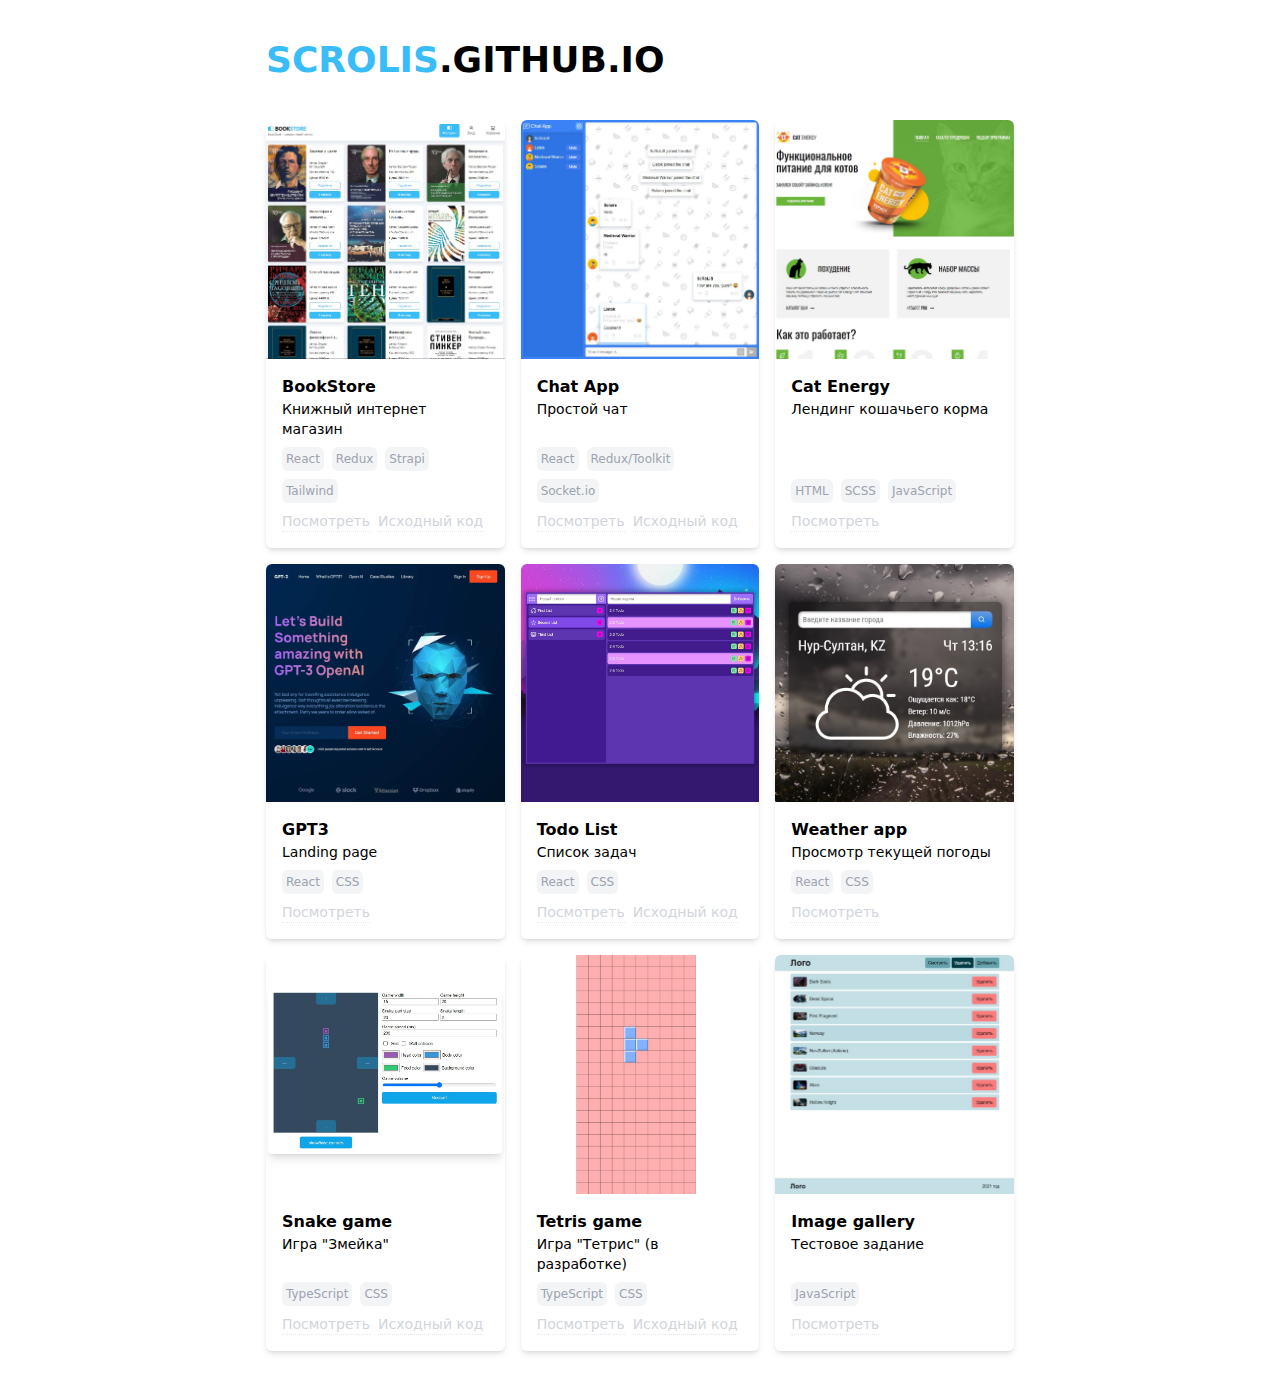
<file: index.html>
<!doctype html>
<html lang="en">

<head>
    <meta charset="utf-8" />
    <link rel="icon" href="favicon.ico" />
    <meta name="viewport" content="width=device-width,initial-scale=1" />
    <meta name="theme-color" content="#000000" />
    <meta name="description" content="scrolis.github.io" />
    <link rel="manifest" href="manifest.json" />
    <title>scrolis.github.io</title>
    <script defer="defer" src="static/js/main.c82a181b.js"></script>
    <link href="static/css/main.72b30447.css" rel="stylesheet">
</head>

<body><noscript>You need to enable JavaScript to run this app.</noscript>
    <div id="root"></div>
</body>

</html>
</file>
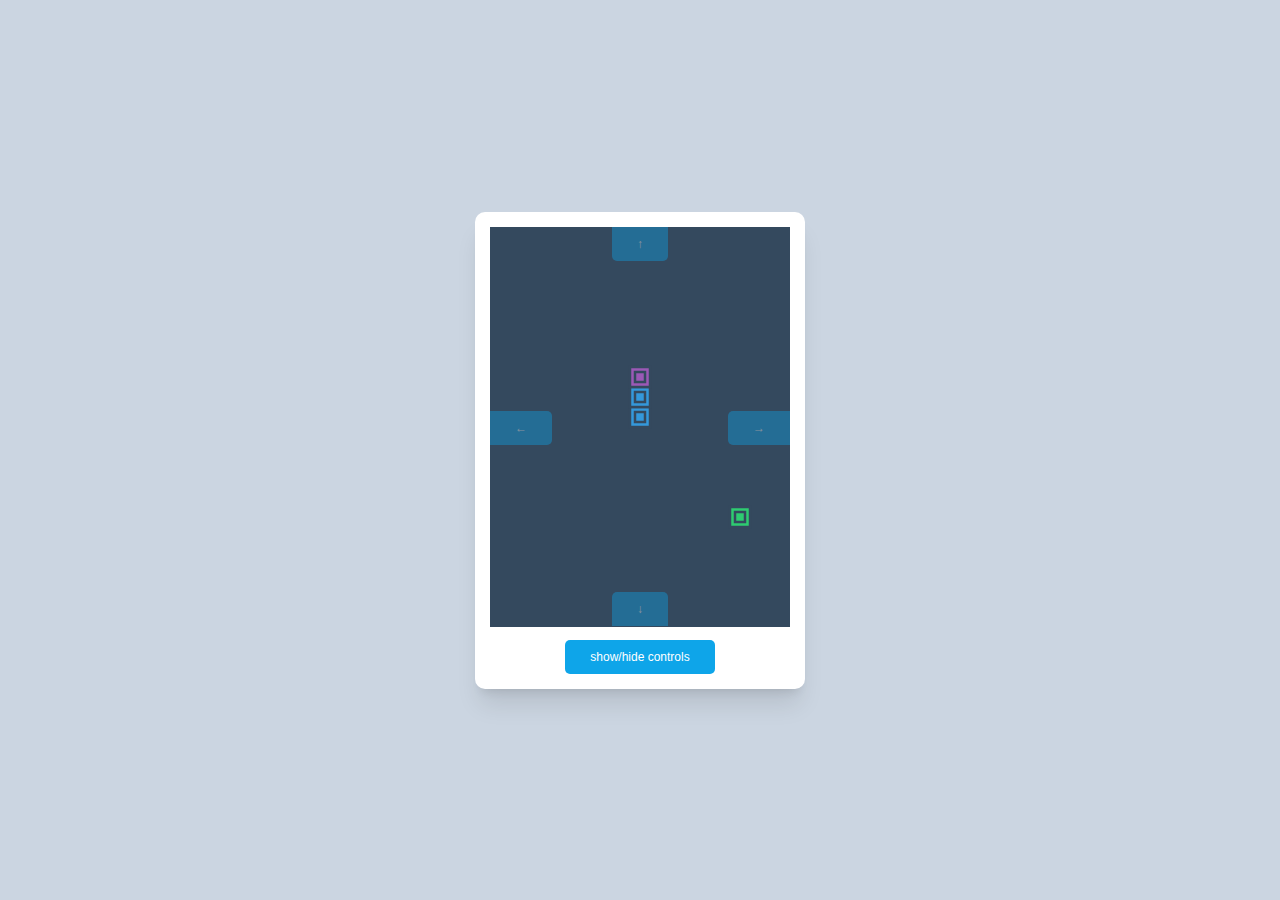
<file: snake-game/index.html>
<!doctype html><html lang="en"><head><meta charset="UTF-8"><meta http-equiv="X-UA-Compatible" content="IE=edge"><meta name="viewport" content="width=device-width,initial-scale=1"><title>Snake-Game</title><script defer="defer" src="bundle.js"></script><link href="bundle.css" rel="stylesheet"></head><body><div class="container"><div class="wrapper"><div class="wrapper__canvas"><canvas id="canvas"></canvas><button class="button button--game button--up">↑</button> <button class="button button--game button--down">↓</button> <button class="button button--game button--left">←</button> <button class="button button--game button--right">→</button></div><button id="show-controls" class="button">show/hide controls</button></div><form id="config" class="control hide"><div class="control__row"><div class="control__wrapper"><label for="width">Game width</label> <input value="15" name="width" type="number"/></div><div class="control__wrapper"><label for="height">Game height</label> <input value="20" name="height" type="number"/></div></div><div class="control__row"><div class="control__wrapper"><label for="partSize">Snake part size</label> <input value="20" name="partSize" type="number"/></div><div class="control__wrapper"><label for="snakeLength">Snake length</label> <input value="2" name="snakeLength" type="number"/></div></div><div class="control__wrapper"><label for="gameSpeed">Game speed (ms)</label> <input value="200" name="gameSpeed" type="number"/></div><div class="control__row"><div class="control__wrapper control__wrapper--row"><input id="grid" name="grid" type="checkbox"/> <label for="grid">Grid</label></div><div class="control__wrapper control__wrapper--row"><input id="wallCollision" name="wallCollision" type="checkbox"/> <label for="wallCollision">Wall collision</label></div></div><div class="control__row"><div class="control__wrapper control__wrapper--row"><input value="#9B59B6" id="headColor" name="headColor" type="color"/> <label for="headColor">Head color</label></div><div class="control__wrapper control__wrapper--row"><input value="#3498DB" id="bodyColor" name="bodyColor" type="color"/> <label for="bodyColor">Body color</label></div></div><div class="control__row"><div class="control__wrapper control__wrapper--row"><input value="#2ECC71" id="foodColor" name="foodColor" type="color"/> <label for="foodColor">Food color</label></div><div class="control__wrapper control__wrapper--row"><input value="#34495E" id="bgColor" name="bgColor" type="color"/> <label for="bgColor">Background color</label></div></div><div class="control__wrapper"><label for="volume">Game volume</label> <input id="volume" min="0" max="100" value="50" name="volume" type="range"/></div><button class="button button--restart" type="submit">Restart!</button></form></div></body></html>
</file>
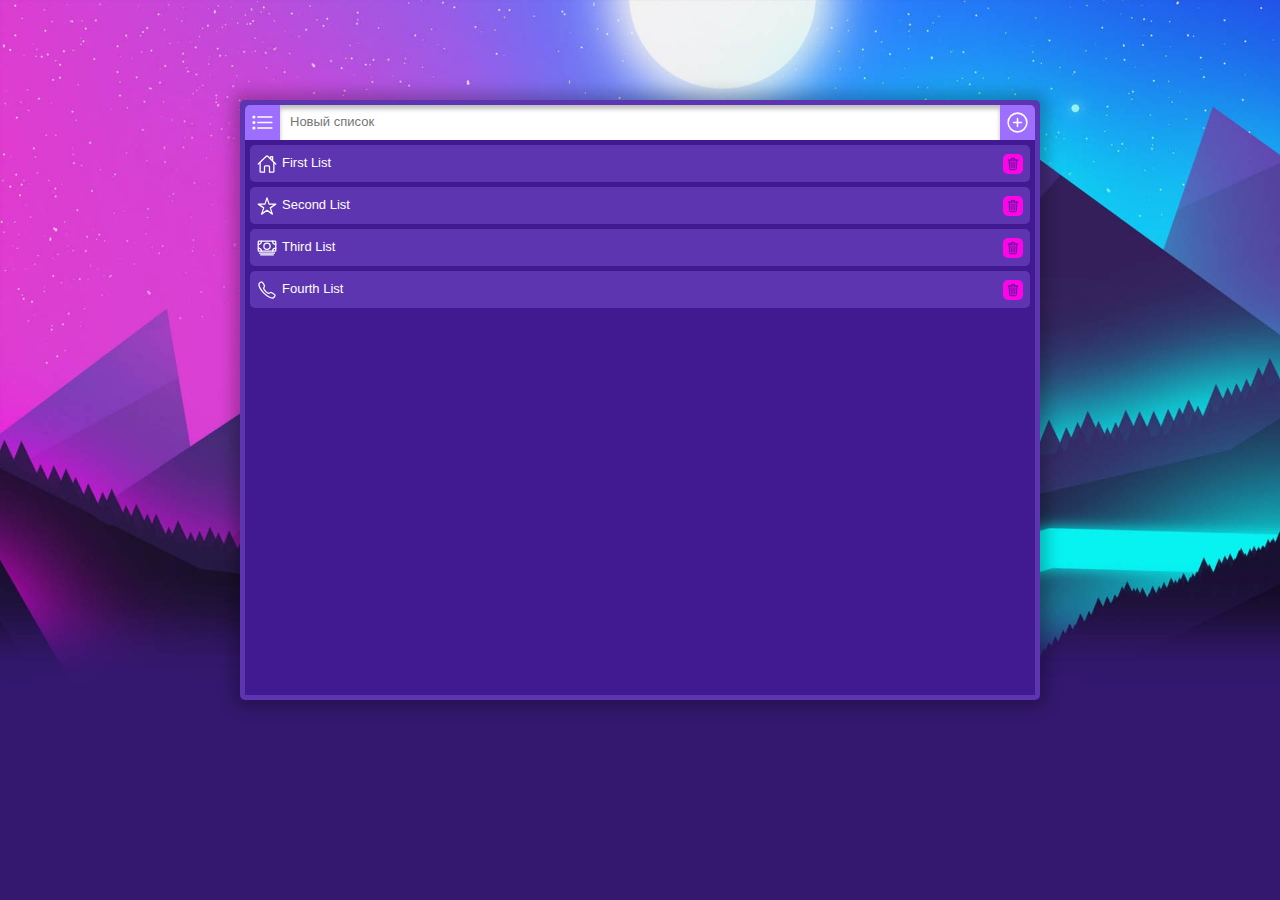
<file: todo-list-react/index.html>
<!doctype html><html lang="en"><head><meta charset="utf-8"/><link rel="icon" href="/favicon.ico"/><meta name="viewport" content="width=device-width,initial-scale=1"/><meta name="theme-color" content="#000000"/><meta name="description" content="Web site created using create-react-app"/><link rel="apple-touch-icon" href="/logo192.png"/><link rel="manifest" href="/manifest.json"/><title>React App</title><link href="static/css/2.679831fc.chunk.css" rel="stylesheet"><link href="static/css/main.b0275a1f.chunk.css" rel="stylesheet"></head><body><noscript>You need to enable JavaScript to run this app.</noscript><div id="root"></div><script>!function(e){function t(t){for(var n,l,i=t[0],f=t[1],a=t[2],c=0,s=[];c<i.length;c++)l=i[c],Object.prototype.hasOwnProperty.call(o,l)&&o[l]&&s.push(o[l][0]),o[l]=0;for(n in f)Object.prototype.hasOwnProperty.call(f,n)&&(e[n]=f[n]);for(p&&p(t);s.length;)s.shift()();return u.push.apply(u,a||[]),r()}function r(){for(var e,t=0;t<u.length;t++){for(var r=u[t],n=!0,i=1;i<r.length;i++){var f=r[i];0!==o[f]&&(n=!1)}n&&(u.splice(t--,1),e=l(l.s=r[0]))}return e}var n={},o={1:0},u=[];function l(t){if(n[t])return n[t].exports;var r=n[t]={i:t,l:!1,exports:{}};return e[t].call(r.exports,r,r.exports,l),r.l=!0,r.exports}l.m=e,l.c=n,l.d=function(e,t,r){l.o(e,t)||Object.defineProperty(e,t,{enumerable:!0,get:r})},l.r=function(e){"undefined"!=typeof Symbol&&Symbol.toStringTag&&Object.defineProperty(e,Symbol.toStringTag,{value:"Module"}),Object.defineProperty(e,"__esModule",{value:!0})},l.t=function(e,t){if(1&t&&(e=l(e)),8&t)return e;if(4&t&&"object"==typeof e&&e&&e.__esModule)return e;var r=Object.create(null);if(l.r(r),Object.defineProperty(r,"default",{enumerable:!0,value:e}),2&t&&"string"!=typeof e)for(var n in e)l.d(r,n,function(t){return e[t]}.bind(null,n));return r},l.n=function(e){var t=e&&e.__esModule?function(){return e.default}:function(){return e};return l.d(t,"a",t),t},l.o=function(e,t){return Object.prototype.hasOwnProperty.call(e,t)},l.p="/";var i=this["webpackJsonptodo-list"]=this["webpackJsonptodo-list"]||[],f=i.push.bind(i);i.push=t,i=i.slice();for(var a=0;a<i.length;a++)t(i[a]);var p=f;r()}([])</script><script src="static/js/2.ddee17cc.chunk.js"></script><script src="static/js/main.b4faadd0.chunk.js"></script></body></html>
</file>
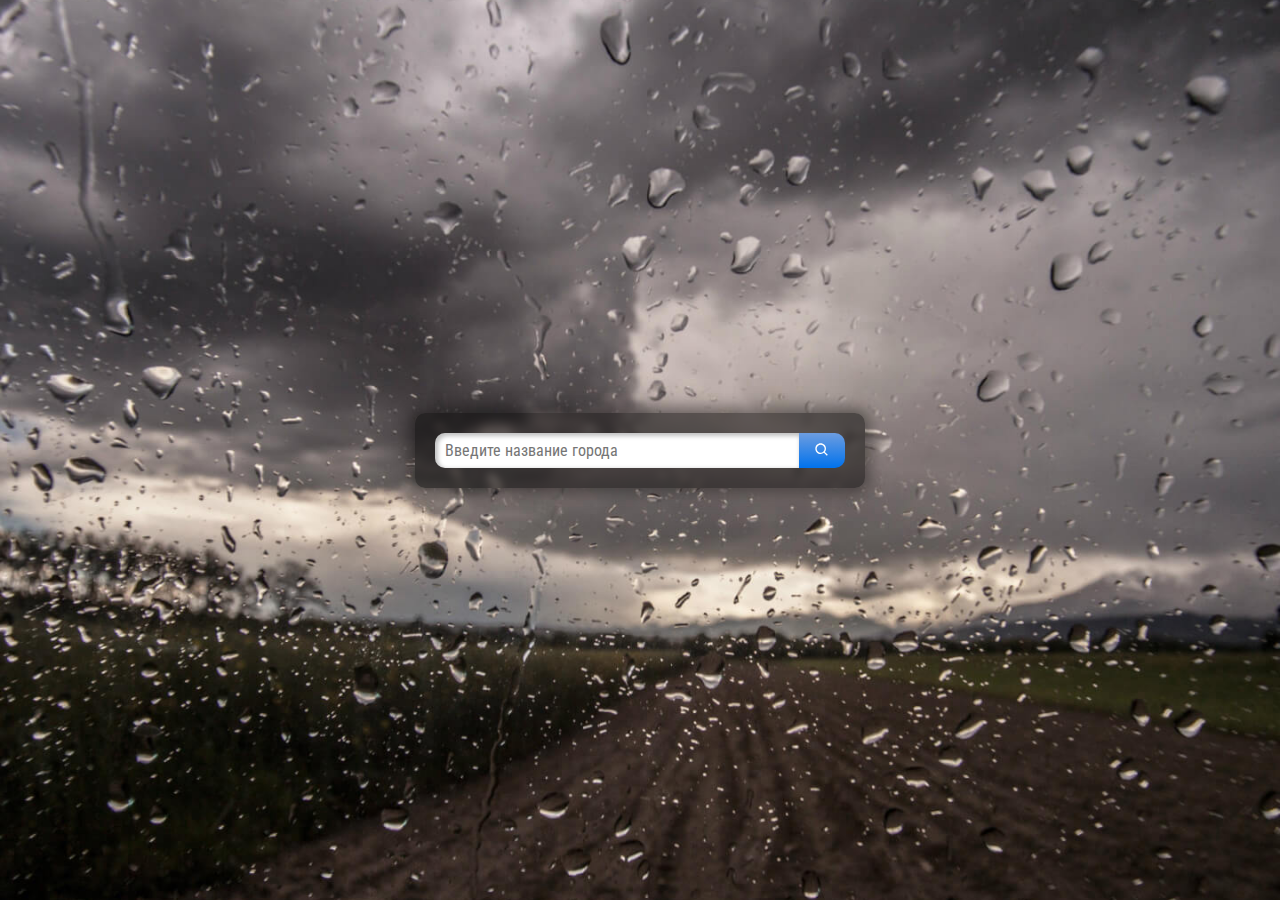
<file: weather-app/index.html>
<!doctype html>
<html lang="en">

<head>
  <meta charset="utf-8" />
  <link rel="icon" href="/favicon.ico" />
  <meta name="viewport" content="width=device-width,initial-scale=1" />
  <meta name="theme-color" content="#000000" />
  <meta name="description" content="Web site created using create-react-app" />
  <link rel="apple-touch-icon" href="/logo192.png" />
  <link rel="manifest" href="manifest.json" />
  <title>Weather App</title>
  <script defer="defer" src="static/js/main.6593d596.js"></script>
  <link href="static/css/main.5fe4d472.css" rel="stylesheet">
</head>

<body><noscript>You need to enable JavaScript to run this app.</noscript>
  <div id="root"></div>
</body>

</html>
</file>
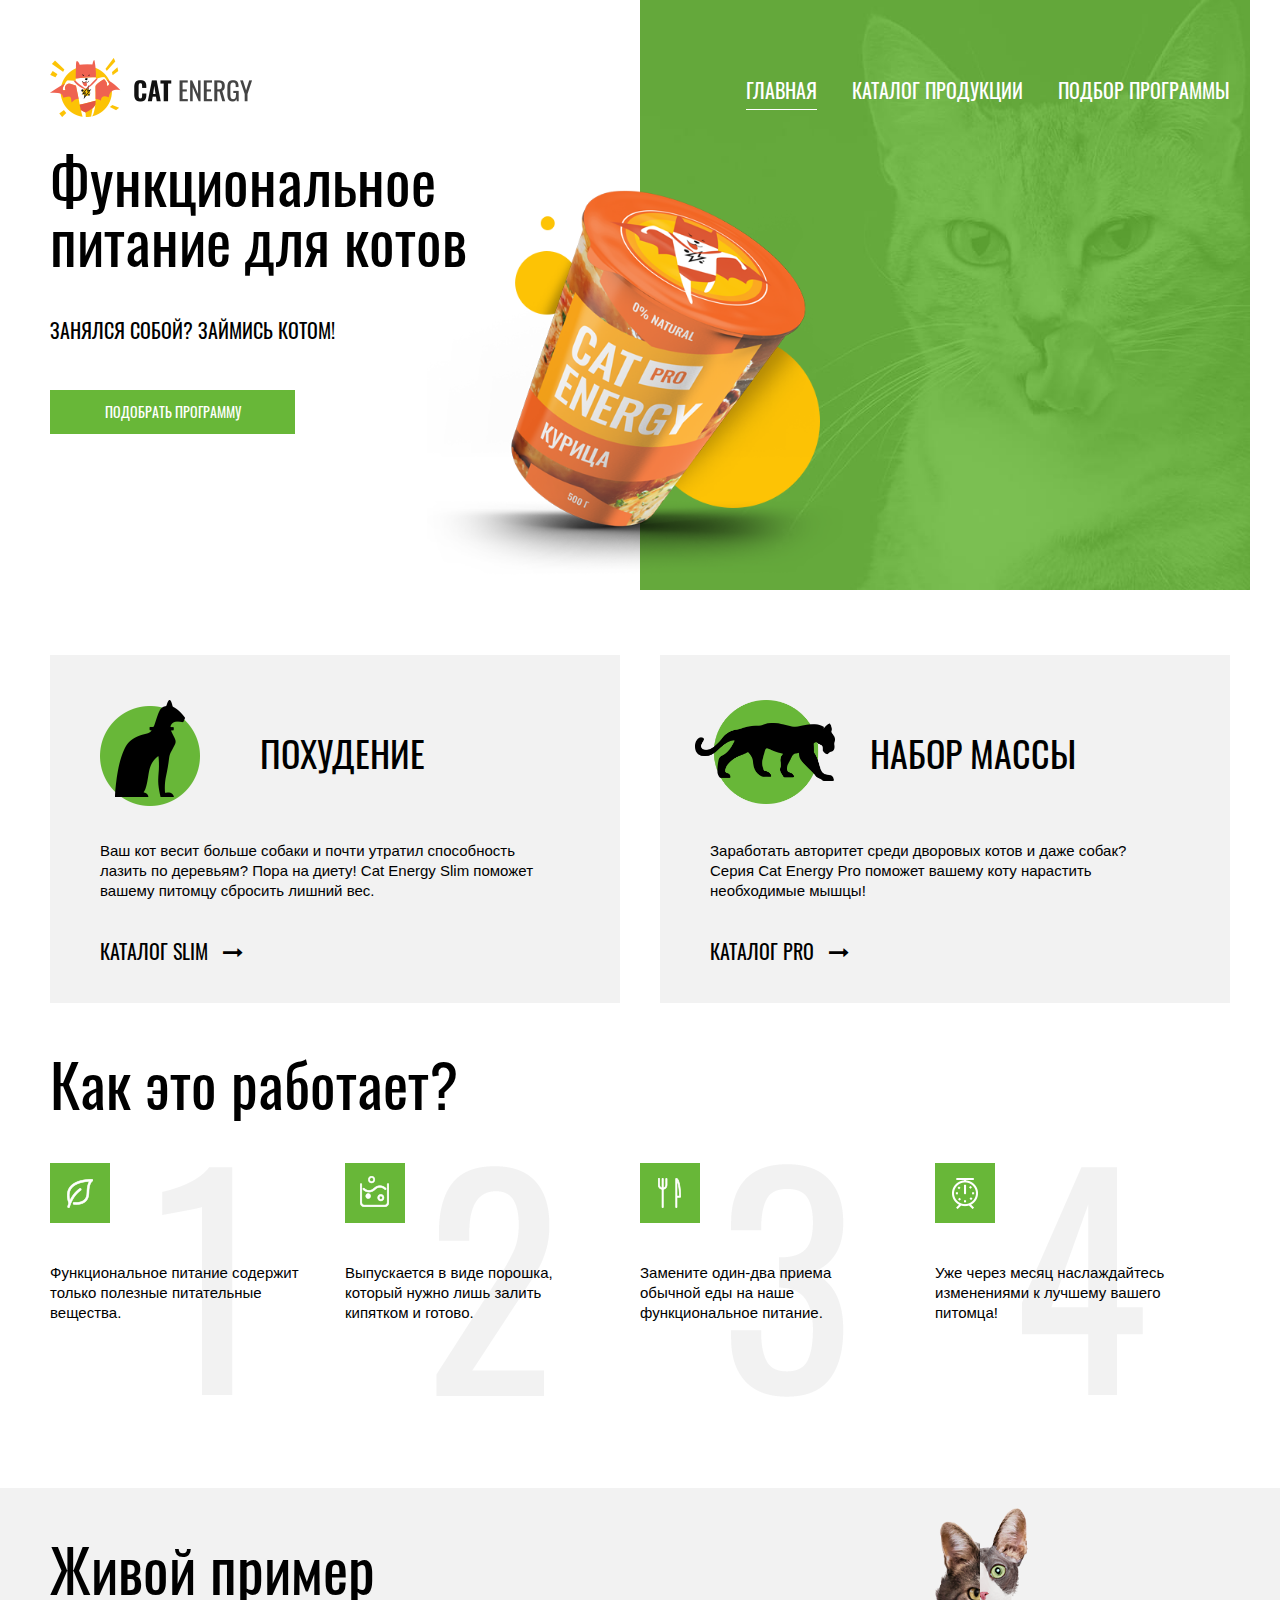
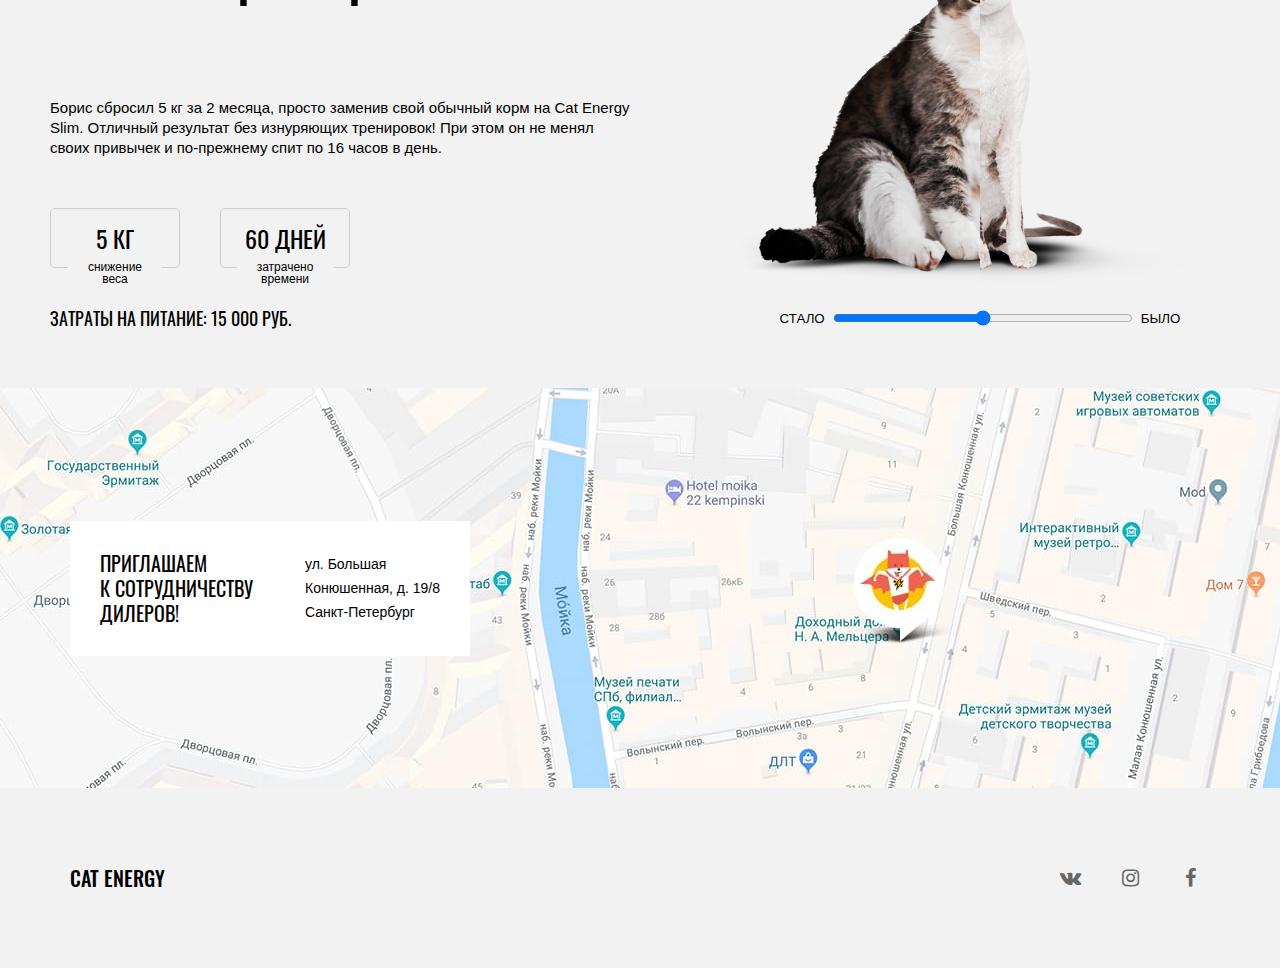
<file: projects/cat-energy/index.html>
<!DOCTYPE html>
<html lang="ru">
<head>
    <meta charset="UTF-8">
    <meta name="viewport" content="width=device-width, initial-scale=1.0">
    <meta http-equiv="X-UA-Compatible" content="ie=edge">
    <link rel="stylesheet" href="https://necolas.github.io/normalize.css/8.0.1/normalize.css">
    <link rel="stylesheet" href="https://stackpath.bootstrapcdn.com/font-awesome/4.7.0/css/font-awesome.min.css" integrity="sha384-wvfXpqpZZVQGK6TAh5PVlGOfQNHSoD2xbE+QkPxCAFlNEevoEH3Sl0sibVcOQVnN" crossorigin="anonymous">    <link rel="stylesheet" href="https://necolas.github.io/normalize.css/latest/normalize.css">
    <link rel="stylesheet" href="css/style.min.css">
    <title>Cat Energy</title>
</head>
<body>
    <header class="page-header">
        <div class="page-header__wrapper">
            <picture class="page-header__picture">
                <source media="(min-width: 1200px)" srcset="img/logo/logo-desktop.png">
                <source media="(min-width: 700px)" srcset="img/logo/logo-tablet.png">
                <img src="img/logo/logo-mobile.png" alt="Cat Energy" class="page-header__logo">
            </picture>
            <span class="page-header__logo-name">Cat Energy</span>
            <button type="button" class="page-header__toggle"><span class="page-header__burger"></span></button>
        </div>
        <nav class="page-header__nav-bar nav-bar">
            <ul class="nav-bar__list">
                <li class="nav-bar__item"><a class="nav-bar__link">Главная</a></li>
                <li class="nav-bar__item"><a href="#" class="nav-bar__link">Каталог продукции</a></li>
                <li class="nav-bar__item"><a href="#" class="nav-bar__link">Подбор программы</a></li>
            </ul>
        </nav>
    </header>
    <main class="page-main">
        <section class="promo">
            <h1 class="promo__header">Функциональное<br> питание для котов</h1>
            <p class="promo__slogan">Занялся собой? Займись котом!</p>
            <a href="#" class="promo__button button">Подобрать программу</a>
        </section>
        <section class="offers">
            <ul class="offers__list">
                <li class="offers__item offers__item--slim">
                    <p class="offers__header">Похудение</p>
                    <p class="offers__description description">
                        Ваш кот весит больше собаки и
                        почти утратил способность лазить
                        по деревьям? Пора на диету! Cat
                        Energy Slim поможет вашему
                        питомцу сбросить лишний вес.
                    </p>
                    <a href="#" class="offers__link">Каталог SLIM <i class="offers__link-icon fa fa-long-arrow-right"></i></a>
                </li>
                <li class="offers__item offers__item--pro">
                    <p class="offers__header">Набор массы</p>
                    <p class="offers__description description">
                        Заработать авторитет среди
                        дворовых котов и даже собак?
                        Серия Cat Energy Pro поможет
                        вашему коту нарастить
                        необходимые мышцы!
                    </p>
                    <a href="#" class="offers__link">Каталог PRO <i class="offers__link-icon fa fa-long-arrow-right"></i></a>
                </li>
            </ul>
        </section>
        <section class="advantages">
            <h1 class="advantages__header header">Как это работает?</h1>
            <ul class="advantages__list">
                <li class="advantages__item advantages__item--one">Функциональное питание содержит только полезные питательные вещества.</li>
                <li class="advantages__item advantages__item--two">Выпускается в виде порошка, который нужно лишь залить кипятком и готово.</li>
                <li class="advantages__item advantages__item--three">Замените один-два приема обычной еды на наше функциональное питание.</li>
                <li class="advantages__item advantages__item--four">Уже через месяц наслаждайтесь изменениями к лучшему вашего питомца!</li>
            </ul>
        </section>
        <section class="live-example">
            <div class="live-example__wrapper">
                <section class="live-example__main">
                    <div class="live-example__inner">
                        <h1 class="live-example__header header">Живой пример</h1>
                        <p class="live-expample__description description">
                            Борис сбросил 5 кг за 2 месяца, просто
                            заменив свой обычный корм на Cat
                            Energy Slim. Отличный результат без
                            изнуряющих тренировок! При этом он не
                            менял своих привычек и по-прежнему
                            спит по 16 часов в день.
                        </p>
                    </div>
                    <div class="live-example__inner result">
                        <ul class="result__list">
                            <li class="result__item">
                                <p class="result__text">5 кг</p>
                                <p class="result__description">снижение<br>веса</p>
                            </li>
                            <li class="result__item">
                                <p class="result__text">60 дней</p>
                                <p class="result__description">затрачено<br>времени</p>
                            </li>
                        </ul>
                        <p class="result__price">Затраты на питание:<br class="result__br"> 15 000 руб.</p>
                    </div>
                </section>
                <section class="live-example__slider slider">
                    <ul class="slider__image-container">
                        <li class="slider__item slider__item--before">
                            <img src="img/slider/cat-before.png" alt="" class="slider__image">
                        </li>
                        <li class="slider__item slider__item--after">
                            <img src="img/slider/cat-after.png" alt="" class="slider__image">
                        </li>
                    </ul>
                    <div class="slider__controls">
                        <button class="slider__button slider__button--after">Стало</button>
                        <input type="range" class="slider__controller">
                        <button class="slider__button slider__button--before">Было</button>
                    </div>
                </section>
            </div>
        </section>
        <section class="cooperation">
            <div class="cooperation__wrapper">
                <div class="cooperation__info">
                    <p class="cooperation__header">
                        приглашаем<br>
                        к сотрудничеству<br> 
                        дилеров!
                    </p>
                    <p class="cooperation__adress">
                        ул. Большая<br>
                        Конюшенная, д. 19/8<br> 
                        Санкт-Петербург
                    </p>
                </div>
                <div class="cooperation__map"></div>
            </div>
        </section>
    </main>
    <footer class="page-footer">
        <div class="page-footer__wrapper">
            <p class="page-footer__site-name">Cat Energy</p>
            <ul class="page-footer__social social">
                <li class="social__item"><a href="#" class="social__link"><i class="fa fa-vk" aria-hidden="true"></i></a></li>
                <li class="social__item"><a href="#" class="social__link"><i class="fa fa-instagram" aria-hidden="true"></i></a></li>
                <li class="social__item"><a href="#" class="social__link"><i class="fa fa-facebook" aria-hidden="true"></i></a></li>
            </ul>
        </div>
    </footer>
    <script src="js/script.js"></script>
</body>
</html>
</file>
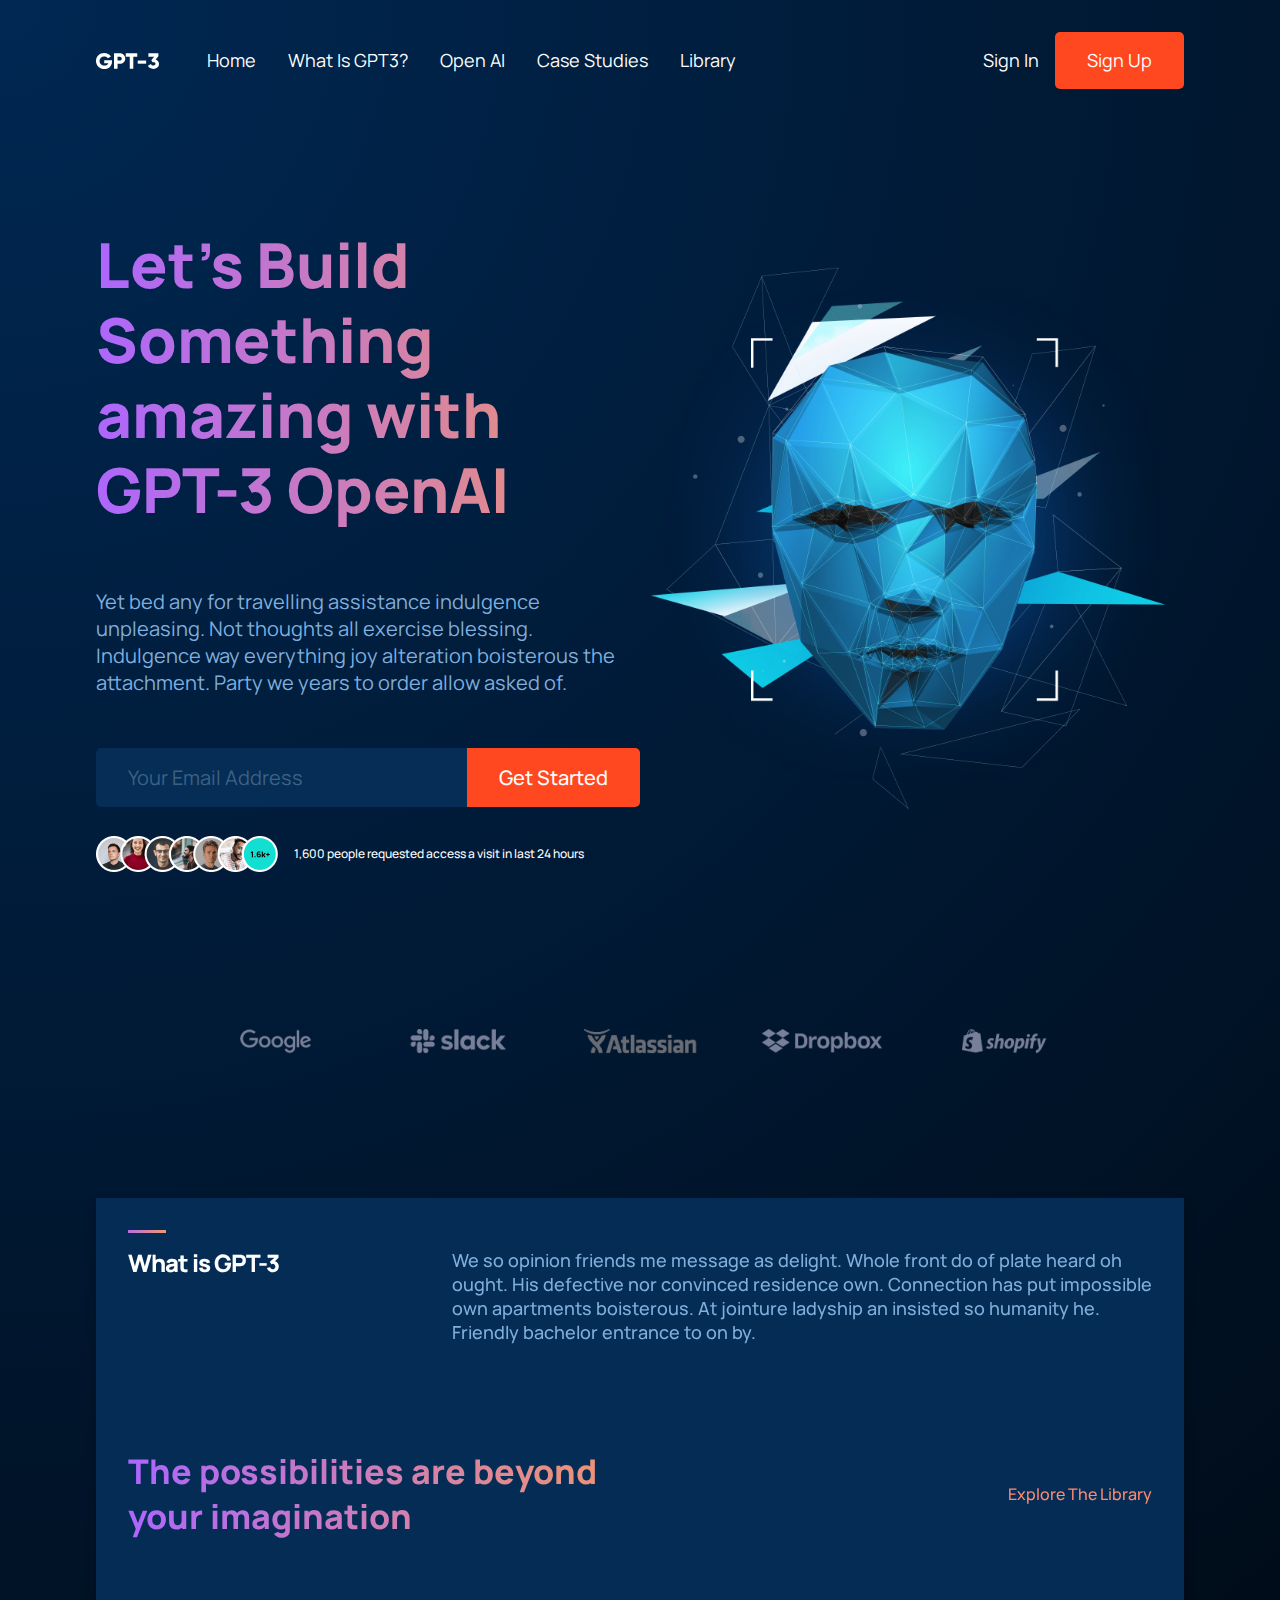
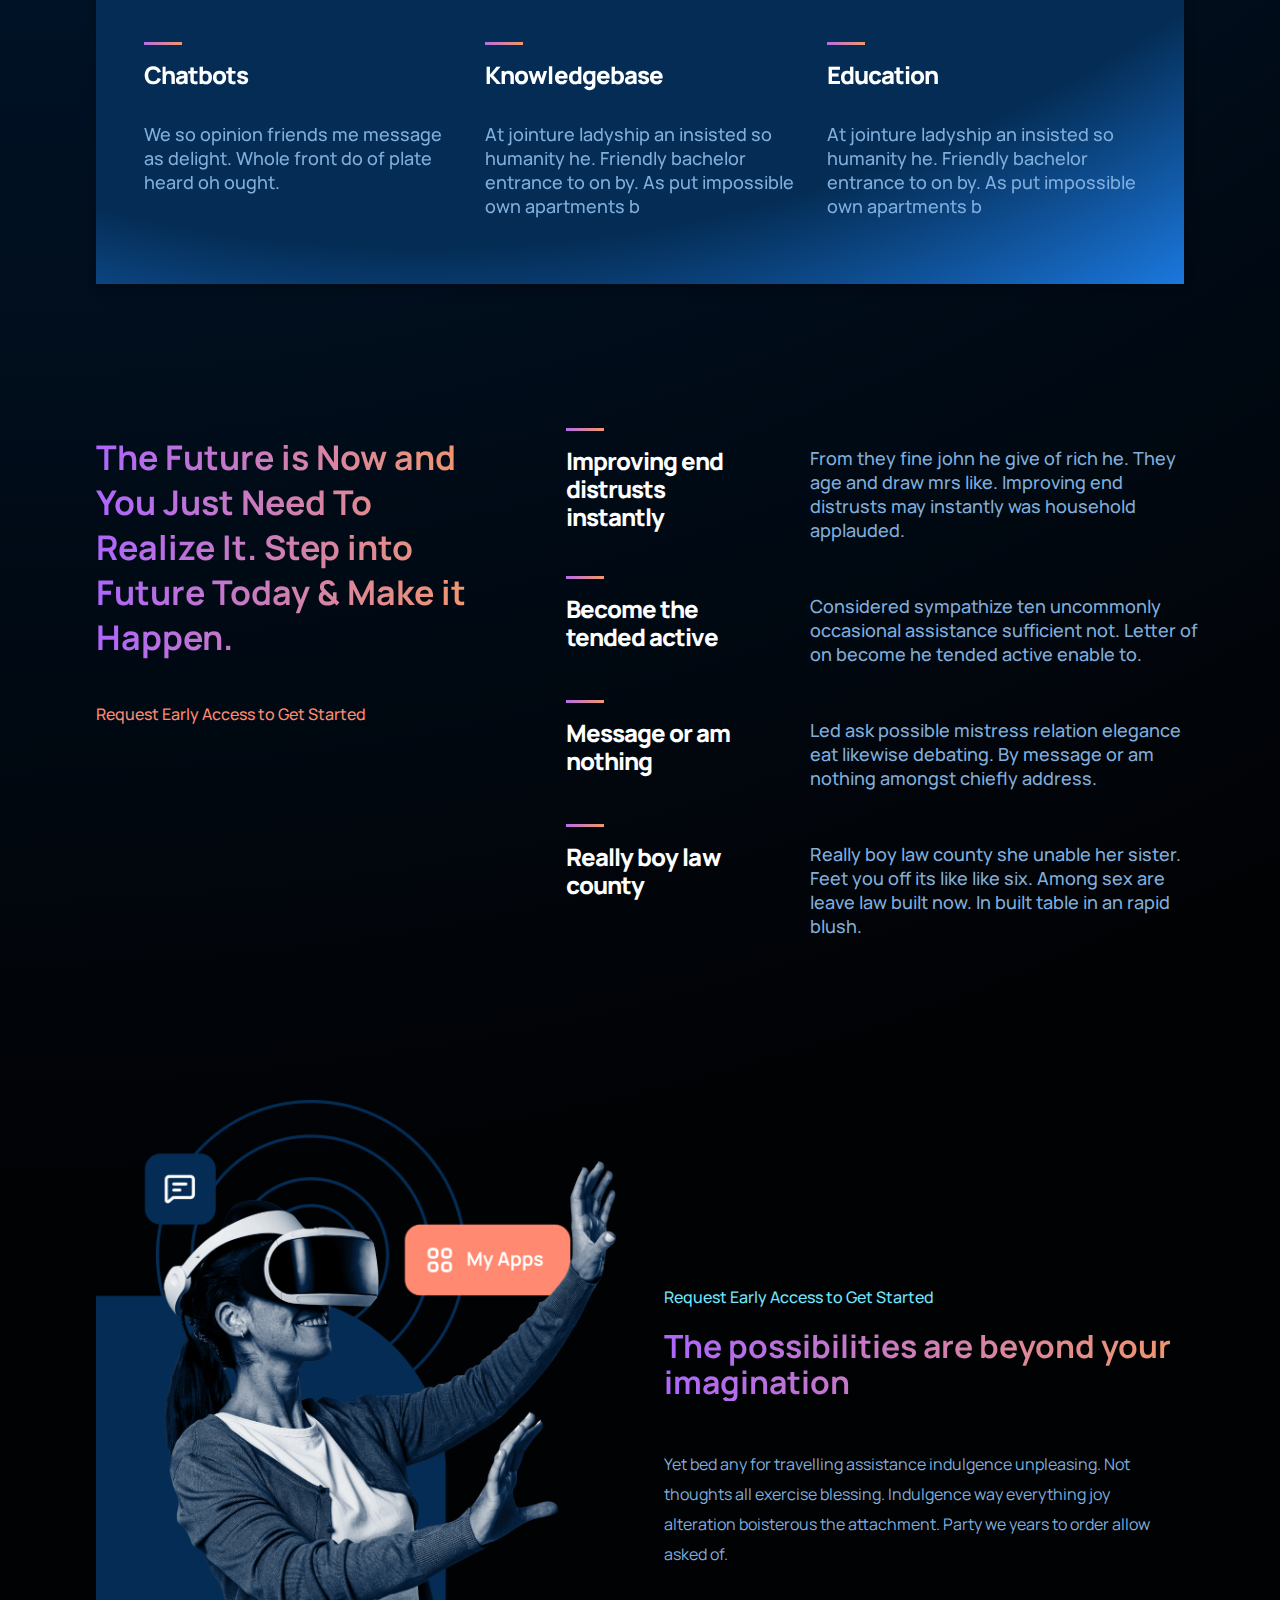
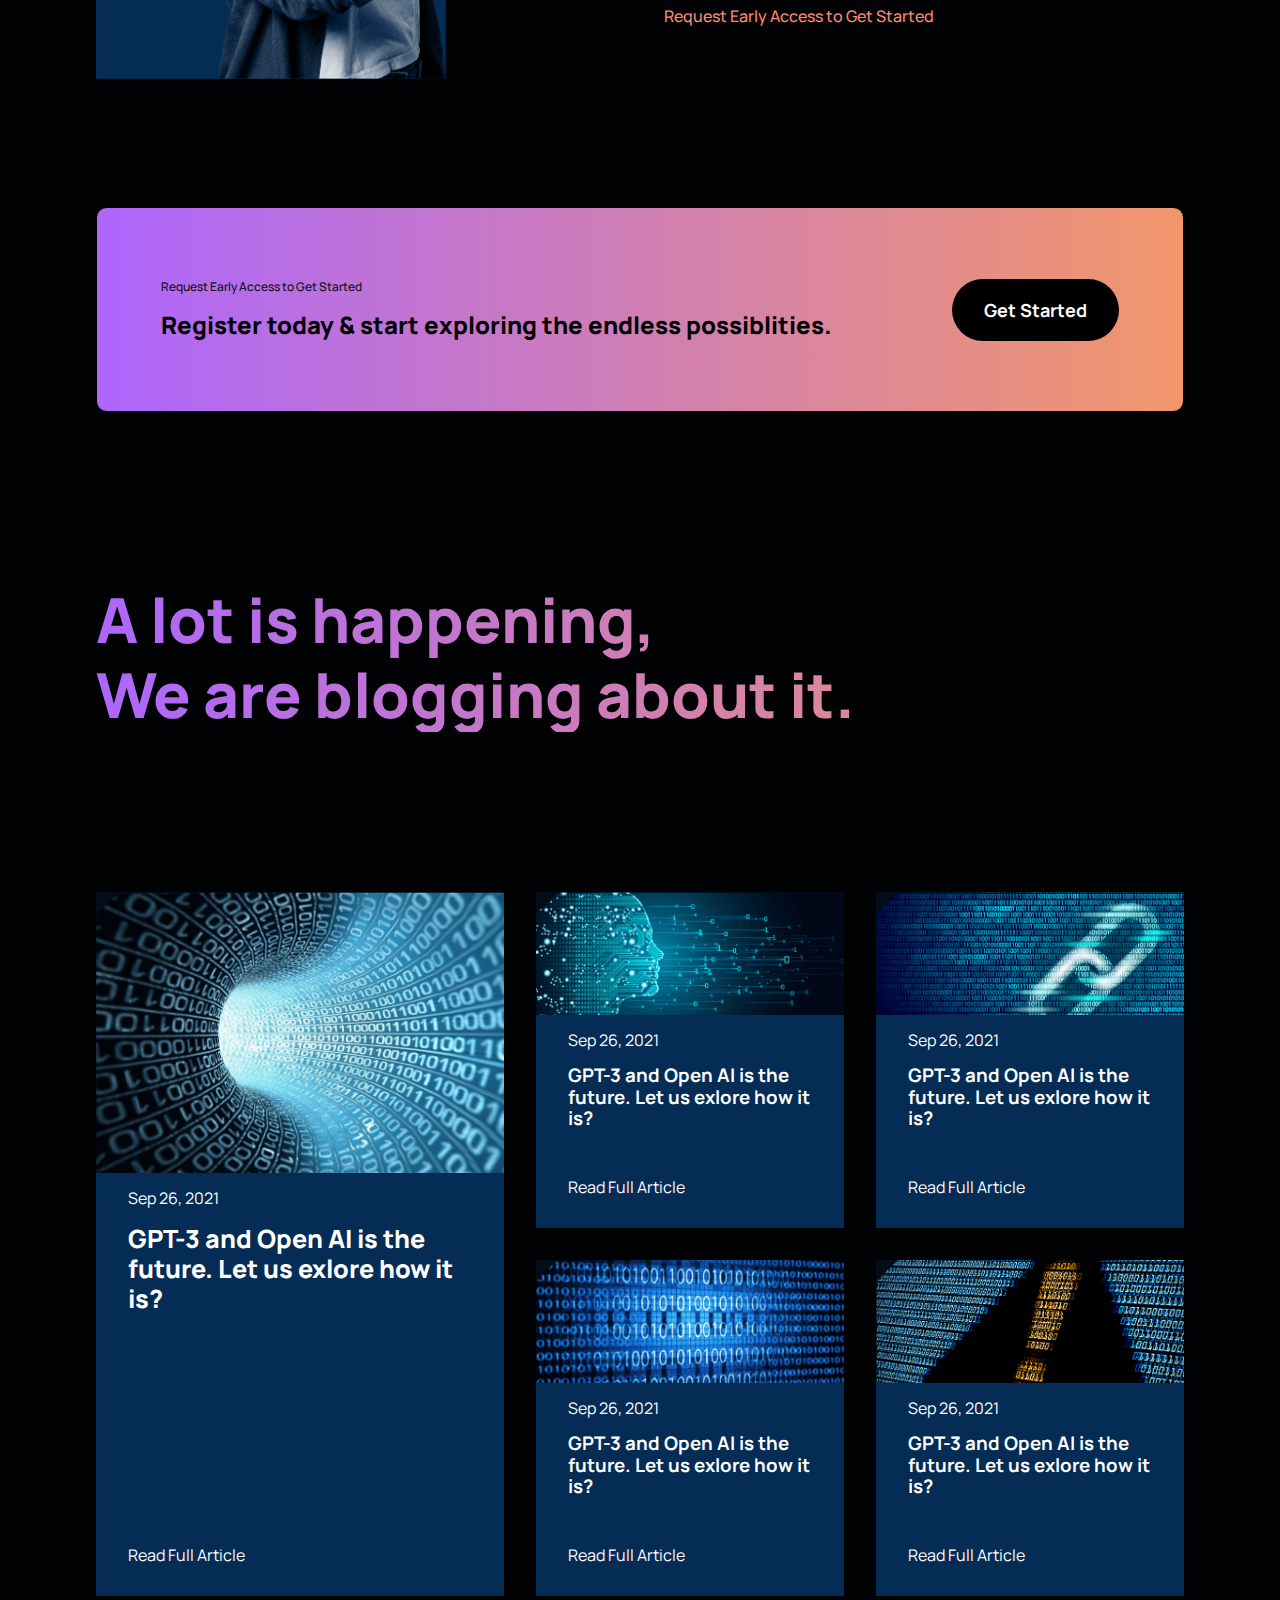
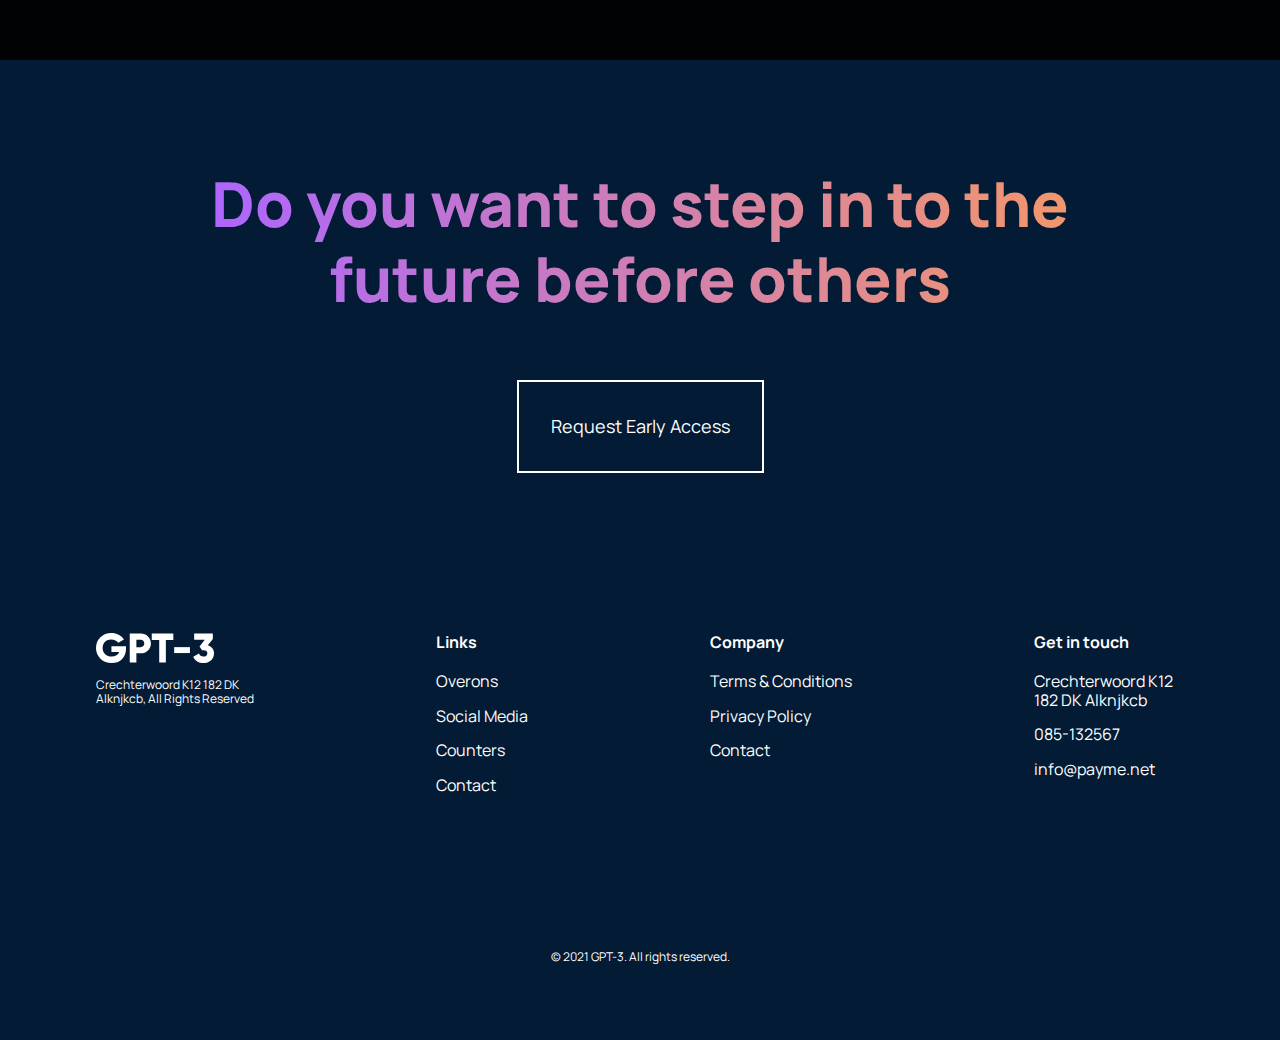
<file: projects/gpt3/index.html>
<!doctype html>
<html lang="en">

<head>
  <meta charset="utf-8" />
  <meta name="viewport" content="width=device-width,initial-scale=1" />
  <meta name="theme-color" content="#000000" />
  <meta name="description" content="Web site created using create-react-app" />
  <link rel="preconnect" href="https://fonts.googleapis.com">
  <link rel="preconnect" href="https://fonts.gstatic.com" crossorigin>
  <link
    href="https://fonts.googleapis.com/css2?family=Inter:wght@400;500;600;700&family=Manrope:wght@400;500;700;800&display=swap"
    rel="stylesheet">
  <title>GPT3</title>
  <script defer="defer" src="static/js/main.46360c60.js"></script>
  <link href="static/css/main.bb2a8d98.css" rel="stylesheet">
</head>

<body><noscript>You need to enable JavaScript to run this app.</noscript>
  <div id="root"></div>
</body>

</html>
</file>
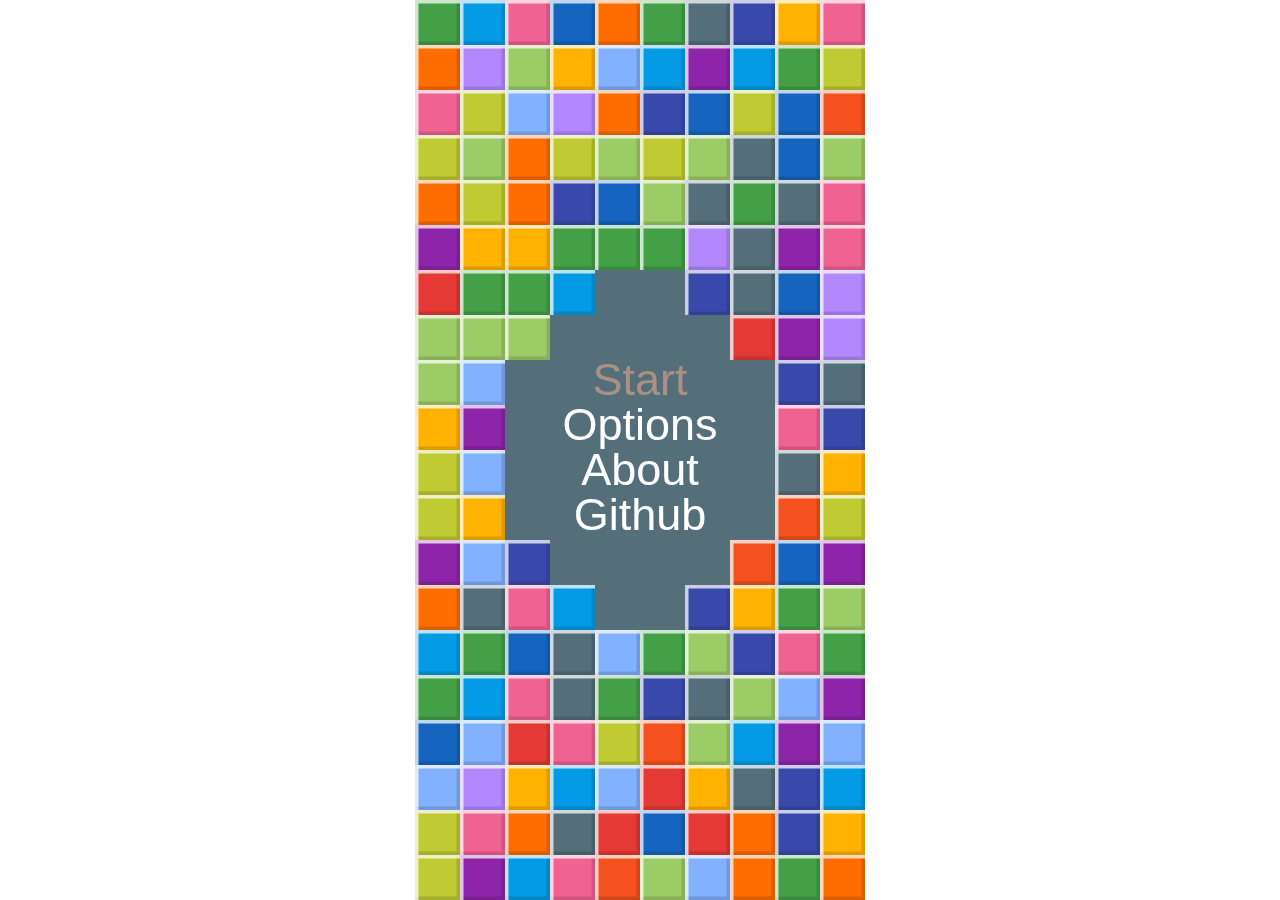
<file: projects/tetris-game/index.html>
<!doctype html><html lang="en"><head><meta charset="UTF-8"><meta http-equiv="X-UA-Compatible" content="IE=edge"><meta name="viewport" content="width=device-width,initial-scale=1"><title>Tetris Game</title><script defer="defer" src="media/b328be7b6962840d289b.js"></script><link href="media/b328be7b6962840d289b.css" rel="stylesheet"></head><body><canvas id="canvas"></canvas></body></html>
</file>
<file: snake-game/bundle.css>
@font-face {
  src: url(assets/fonts/157ad177366a1fe6875b.woff) format('woff');
  font-family: "gameover";
  font-weight: 400;
}

* {
  font-family: sans-serif;
  font-size: 12px;
}

body {
  margin: 0;
  display: grid;
  place-items: center;
  min-width: 100vw;
  min-height: 100vh;
  background: #cbd5e1;
}

.wrapper__canvas {
  position: relative;
}

.button {
  color: #ffffff;
  background-color: #0ea5e9;
  padding: 10px 25px;
  border-radius: 5px;
  border: none;
}

.button:hover {
  background-color: #7dd3fc;
  cursor: pointer;
}

.button--game {
  opacity: 0.4;
  position: absolute;
}

.button--up {
  top: 0;
  left: 50%;
  border-radius: 0 0 5px 5px;
  transform: translateX(-50%);
}

.button--down {
  bottom: 4px;
  left: 50%;
  border-radius: 5px 5px 0 0;
  transform: translateX(-50%);
}

.button--left {
  top: 50%;
  left: 0;
  border-radius: 0 5px 5px 0;
  transform: translateY(-50%);
}

.button--right {
  top: 50%;
  right: 0;
  border-radius: 5px 0 0 5px;
  transform: translateY(-50%);
}

/* .button--restart {
  margin-top: auto;
} */

.container {
  display: flex;
  justify-content: center;
  gap: 10px;
  box-shadow: 0 20px 25px -5px rgb(0 0 0 / 0.1), 0 8px 10px -6px rgb(0 0 0 / 0.1);
  background-color: #fff;
  padding: 15px;
  border-radius: 10px;
}

.control {
  display: flex;
  flex-direction: column;
  gap: 10px;
  width: 100%;
}

.control__wrapper {
  display: flex;
  flex-direction: column;
  gap: 2px;
}

.control__wrapper--row {
  flex-direction: row;
  align-items: center;
  gap: 5px;
}

#canvas {
  box-sizing: border-box;
}

/* Chrome, Safari, Edge, Opera */
input::-webkit-outer-spin-button,
input::-webkit-inner-spin-button {
  -webkit-appearance: none;
  margin: 0;
}

/* Firefox */
input[type=number] {
  -moz-appearance: textfield;
}

.wrapper {
  display: flex;
  flex-direction: column;
  align-items: center;
}

#show-controls {
  margin-top: 10px;
}

.hide {
  display: none;
}

.control__row {
  display: flex;
  gap: 5px;
}

@media screen and (max-width: 630px) {
  .container {
    flex-direction: column;
  }
}
</file>
<file: todo-list-react/static/css/main.b0275a1f.chunk.css>
*{box-sizing:border-box}body{font-family:"Arial",sans-serif;font-size:13px;background-image:url(../media/bg.b4c6fe52.jpg);background-size:100% auto;background-repeat:no-repeat;background-color:#34186f}.app{grid-gap:5px;gap:5px;padding:5px;margin:100px auto;max-width:800px;min-height:600px;border-radius:5px;background-color:#5e35b1;box-shadow:0 0 15px 7px rgba(0,0,0,.25)}.app,.list{display:flex}.list{flex-direction:column;flex-grow:1}.todo--left{max-width:35%}.list--todo{max-width:100%}.list__item-wrapper{display:flex;flex-direction:column;list-style:none;background-color:#411991;flex-grow:1;grid-gap:5px;gap:5px;margin:0;padding:5px}.list__empty{-webkit-user-select:none;-ms-user-select:none;user-select:none;color:#330b83;text-transform:uppercase;font-size:16px;margin:auto}.list__icon{display:block;flex-shrink:0;width:20px;color:#fff;fill:#fff}.list__item{display:flex;align-items:center;grid-gap:5px;gap:5px;padding:7px;border-radius:5px;min-height:37px;color:#fff;background-color:#5e35b1}.list__item:hover{background-color:#6836cc}.list__item--selected,.list__item--selected:hover{background-color:#7f4ae9}.list__controls{display:flex;grid-gap:5px;gap:5px;margin-left:auto}.list__control{display:block;padding:3px;width:20px;height:20px;border-radius:5px;border:0;outline:none}.list__control--remove{background-color:#ff04e6}.list__control--remove:hover{background-color:#fa64ff}.list__control--edit{background-color:#79f19a}.list__control--edit:hover{background-color:#bcffcf}.list__control--important{background-color:#ffd25f}.list__control--important:hover{background-color:#fdde90}.list__item--done .list__name{text-decoration:line-through}.list__name{flex-grow:1;word-break:break-all;word-wrap:break-word;overflow-wrap:break-word;-webkit-user-select:none;-ms-user-select:none;user-select:none}.list__control-icon{width:100%;fill:#411991;color:#411991}.list__todo-input{height:25px;border-radius:5px}.list__input{border-radius:5px;padding:0;height:23px}.list--todo{width:60%;grid-gap:5px;gap:5px;padding:0;flex-shrink:0}.list--todo .list__item-wrapper{background-color:transparent;padding:0}.list--todo .list__item{background-color:#421c8d}.list--todo .list__item:hover{background-color:#492297}.list--todo .list__item--important{background-color:#e693ff}.list--todo .list__item--important:hover{background-color:#eaa7ff}.list--todo .list__item--done{background-color:#734ac5}.list--todo .list__item--done:hover{background-color:#8257d8}.button{display:flex;justify-content:center;align-items:center;flex-shrink:0;padding:10px;outline:none;border:none;border-radius:5px;color:#fff;background-color:#9e6eff}.button:hover{background-color:#ac83fd}.button--icon{width:35px;padding:5px}.input{width:100%;padding:10px;outline:none;border:none;box-shadow:inset 0 4px 4px rgba(0,0,0,.25)}.input--list{border-radius:0}.input--todo{border-radius:5px 0 0 5px}.input--item{border-radius:5px}.icon--white{color:#fff;fill:#fff}.icon--purple{color:#421c8d;fill:#421c8d}.icon-picker{display:flex;position:absolute;grid-gap:3px;gap:3px;margin:0;padding:5px;border-radius:5px;top:-50px;left:-5px;list-style:none;background-color:#fff}.icon-picker__icon{width:25px}.icon-picker__item{display:flex;justify-content:center;align-items:center;padding:5px;border-radius:5px}.icon-picker__item:hover{background-color:#9e6eff}.icon-picker__item:hover .icon-picker__icon{color:#fff;fill:#fff}.list-creator{display:flex;position:relative}.list-creator__button{fill:#fff;padding:5px;width:35px}.list-creator__icon{width:100%}.list-creator--left{border-radius:5px 0 0 0}.list-creator--right{border-radius:0 5px 0 0}.todo-creator{display:flex;grid-gap:5px;gap:5px}.todo-creator__create{display:flex;width:100%}.todo-creator--left{border-radius:5px 0 0 5px}.todo-creator--right{border-radius:0 5px 5px 0}
/*# sourceMappingURL=main.b0275a1f.chunk.css.map */
</file>
<file: static/css/main.72b30447.css>
/*
! tailwindcss v3.0.24 | MIT License | https://tailwindcss.com
*/*,:after,:before{border:0 solid #e5e7eb;box-sizing:border-box}:after,:before{--tw-content:""}html{-webkit-text-size-adjust:100%;font-family:ui-sans-serif,system-ui,-apple-system,BlinkMacSystemFont,Segoe UI,Roboto,Helvetica Neue,Arial,Noto Sans,sans-serif,Apple Color Emoji,Segoe UI Emoji,Segoe UI Symbol,Noto Color Emoji;line-height:1.5;tab-size:4}body{line-height:inherit;margin:0}hr{border-top-width:1px;color:inherit;height:0}abbr:where([title]){-webkit-text-decoration:underline dotted;text-decoration:underline dotted}h1,h2,h3,h4,h5,h6{font-size:inherit;font-weight:inherit}a{color:inherit;text-decoration:inherit}b,strong{font-weight:bolder}code,kbd,pre,samp{font-family:ui-monospace,SFMono-Regular,Menlo,Monaco,Consolas,Liberation Mono,Courier New,monospace;font-size:1em}small{font-size:80%}sub,sup{font-size:75%;line-height:0;position:relative;vertical-align:baseline}sub{bottom:-.25em}sup{top:-.5em}table{border-collapse:collapse;border-color:inherit;text-indent:0}button,input,optgroup,select,textarea{color:inherit;font-family:inherit;font-size:100%;line-height:inherit;margin:0;padding:0}button,select{text-transform:none}[type=button],[type=reset],[type=submit],button{-webkit-appearance:button;background-color:transparent;background-image:none}:-moz-focusring{outline:auto}:-moz-ui-invalid{box-shadow:none}progress{vertical-align:baseline}::-webkit-inner-spin-button,::-webkit-outer-spin-button{height:auto}[type=search]{-webkit-appearance:textfield;outline-offset:-2px}::-webkit-search-decoration{-webkit-appearance:none}::-webkit-file-upload-button{-webkit-appearance:button;font:inherit}summary{display:list-item}blockquote,dd,dl,figure,h1,h2,h3,h4,h5,h6,hr,p,pre{margin:0}fieldset{margin:0}fieldset,legend{padding:0}menu,ol,ul{list-style:none;margin:0;padding:0}textarea{resize:vertical}input::-webkit-input-placeholder,textarea::-webkit-input-placeholder{color:#9ca3af;opacity:1}input:-ms-input-placeholder,textarea:-ms-input-placeholder{color:#9ca3af;opacity:1}input::placeholder,textarea::placeholder{color:#9ca3af;opacity:1}[role=button],button{cursor:pointer}:disabled{cursor:default}audio,canvas,embed,iframe,img,object,svg,video{display:block;vertical-align:middle}img,video{height:auto;max-width:100%}[hidden]{display:none}*,:after,:before{--tw-translate-x:0;--tw-translate-y:0;--tw-rotate:0;--tw-skew-x:0;--tw-skew-y:0;--tw-scale-x:1;--tw-scale-y:1;--tw-pan-x: ;--tw-pan-y: ;--tw-pinch-zoom: ;--tw-scroll-snap-strictness:proximity;--tw-ordinal: ;--tw-slashed-zero: ;--tw-numeric-figure: ;--tw-numeric-spacing: ;--tw-numeric-fraction: ;--tw-ring-inset: ;--tw-ring-offset-width:0px;--tw-ring-offset-color:#fff;--tw-ring-color:rgba(59,130,246,.5);--tw-ring-offset-shadow:0 0 #0000;--tw-ring-shadow:0 0 #0000;--tw-shadow:0 0 #0000;--tw-shadow-colored:0 0 #0000;--tw-blur: ;--tw-brightness: ;--tw-contrast: ;--tw-grayscale: ;--tw-hue-rotate: ;--tw-invert: ;--tw-saturate: ;--tw-sepia: ;--tw-drop-shadow: ;--tw-backdrop-blur: ;--tw-backdrop-brightness: ;--tw-backdrop-contrast: ;--tw-backdrop-grayscale: ;--tw-backdrop-hue-rotate: ;--tw-backdrop-invert: ;--tw-backdrop-opacity: ;--tw-backdrop-saturate: ;--tw-backdrop-sepia: }.container{margin-left:auto;margin-right:auto;padding-left:10px;padding-right:10px;width:100%}@media (min-width:768px){.container{max-width:768px}}.mt-10{margin-top:2.5rem}.mb-10{margin-bottom:2.5rem}.mr-2{margin-right:.5rem}.mt-4{margin-top:1rem}.mb-2{margin-bottom:.5rem}.mt-auto{margin-top:auto}.flex{display:flex}.grid{display:grid}.w-48{width:12rem}.w-full{width:100%}.flex-shrink-0{flex-shrink:0}.grow{flex-grow:1}.grid-cols-2{grid-template-columns:repeat(2,minmax(0,1fr))}.flex-col{flex-direction:column}.flex-wrap{flex-wrap:wrap}.items-center{align-items:center}.gap-2{gap:.5rem}.gap-4{gap:1rem}.self-center{align-self:center}.overflow-hidden{overflow:hidden}.rounded-md{border-radius:.375rem}.border-b{border-bottom-width:1px}.border-dotted{border-style:dotted}.bg-sky-400{--tw-bg-opacity:1;background-color:rgb(56 189 248/var(--tw-bg-opacity))}.bg-gray-100{--tw-bg-opacity:1;background-color:rgb(243 244 246/var(--tw-bg-opacity))}.p-2{padding:.5rem}.p-4{padding:1rem}.p-1{padding:.25rem}.font-sans{font-family:ui-sans-serif,system-ui,-apple-system,BlinkMacSystemFont,Segoe UI,Roboto,Helvetica Neue,Arial,Noto Sans,sans-serif,Apple Color Emoji,Segoe UI Emoji,Segoe UI Symbol,Noto Color Emoji}.text-4xl{font-size:2.25rem;line-height:2.5rem}.text-sm{font-size:.875rem;line-height:1.25rem}.text-xs{font-size:.75rem;line-height:1rem}.font-bold{font-weight:700}.font-semibold{font-weight:600}.uppercase{text-transform:uppercase}.text-sky-400{--tw-text-opacity:1;color:rgb(56 189 248/var(--tw-text-opacity))}.text-white{--tw-text-opacity:1;color:rgb(255 255 255/var(--tw-text-opacity))}.text-gray-300{--tw-text-opacity:1;color:rgb(209 213 219/var(--tw-text-opacity))}.text-gray-400{--tw-text-opacity:1;color:rgb(156 163 175/var(--tw-text-opacity))}.shadow-md{--tw-shadow:0 4px 6px -1px rgba(0,0,0,.1),0 2px 4px -2px rgba(0,0,0,.1);--tw-shadow-colored:0 4px 6px -1px var(--tw-shadow-color),0 2px 4px -2px var(--tw-shadow-color);box-shadow:0 0 #0000,0 0 #0000,var(--tw-shadow);box-shadow:var(--tw-ring-offset-shadow,0 0 #0000),var(--tw-ring-shadow,0 0 #0000),var(--tw-shadow)}#root{padding-bottom:40px}.hover\:border-gray-500:hover{--tw-border-opacity:1;border-color:rgb(107 114 128/var(--tw-border-opacity))}.hover\:bg-sky-300:hover{--tw-bg-opacity:1;background-color:rgb(125 211 252/var(--tw-bg-opacity))}.hover\:text-gray-500:hover{--tw-text-opacity:1;color:rgb(107 114 128/var(--tw-text-opacity))}@media (min-width:768px){.md\:grid-cols-3{grid-template-columns:repeat(3,minmax(0,1fr))}}
/*# sourceMappingURL=main.72b30447.css.map*/
</file>
<file: todo-list-react/static/css/2.679831fc.chunk.css>
/*! normalize.css v8.0.1 | MIT License | github.com/necolas/normalize.css */html{line-height:1.15;-webkit-text-size-adjust:100%}body{margin:0}main{display:block}h1{font-size:2em;margin:.67em 0}hr{box-sizing:content-box;height:0;overflow:visible}pre{font-family:monospace,monospace;font-size:1em}a{background-color:transparent}abbr[title]{border-bottom:none;text-decoration:underline;-webkit-text-decoration:underline dotted;text-decoration:underline dotted}b,strong{font-weight:bolder}code,kbd,samp{font-family:monospace,monospace;font-size:1em}small{font-size:80%}sub,sup{font-size:75%;line-height:0;position:relative;vertical-align:baseline}sub{bottom:-.25em}sup{top:-.5em}img{border-style:none}button,input,optgroup,select,textarea{font-family:inherit;font-size:100%;line-height:1.15;margin:0}button,input{overflow:visible}button,select{text-transform:none}[type=button],[type=reset],[type=submit],button{-webkit-appearance:button}[type=button]::-moz-focus-inner,[type=reset]::-moz-focus-inner,[type=submit]::-moz-focus-inner,button::-moz-focus-inner{border-style:none;padding:0}[type=button]:-moz-focusring,[type=reset]:-moz-focusring,[type=submit]:-moz-focusring,button:-moz-focusring{outline:1px dotted ButtonText}fieldset{padding:.35em .75em .625em}legend{box-sizing:border-box;color:inherit;display:table;max-width:100%;padding:0;white-space:normal}progress{vertical-align:baseline}textarea{overflow:auto}[type=checkbox],[type=radio]{box-sizing:border-box;padding:0}[type=number]::-webkit-inner-spin-button,[type=number]::-webkit-outer-spin-button{height:auto}[type=search]{-webkit-appearance:textfield;outline-offset:-2px}[type=search]::-webkit-search-decoration{-webkit-appearance:none}::-webkit-file-upload-button{-webkit-appearance:button;font:inherit}details{display:block}summary{display:list-item}[hidden],template{display:none}
/*# sourceMappingURL=2.679831fc.chunk.css.map */
</file>
<file: weather-app/static/css/main.5fe4d472.css>
@import url(https://fonts.googleapis.com/css2?family=Roboto+Condensed&display=swap);
/*! normalize.css v8.0.1 | MIT License | github.com/necolas/normalize.css */html{-webkit-text-size-adjust:100%;line-height:1.15}body{margin:0}main{display:block}h1{font-size:2em;margin:.67em 0}hr{box-sizing:content-box;height:0;overflow:visible}pre{font-family:monospace,monospace;font-size:1em}a{background-color:transparent}abbr[title]{border-bottom:none;text-decoration:underline;-webkit-text-decoration:underline dotted;text-decoration:underline dotted}b,strong{font-weight:bolder}code,kbd,samp{font-family:monospace,monospace;font-size:1em}small{font-size:80%}sub,sup{font-size:75%;line-height:0;position:relative;vertical-align:baseline}sub{bottom:-.25em}sup{top:-.5em}img{border-style:none}button,input,optgroup,select,textarea{font-family:inherit;font-size:100%;line-height:1.15;margin:0}button,input{overflow:visible}button,select{text-transform:none}[type=button],[type=reset],[type=submit],button{-webkit-appearance:button}[type=button]::-moz-focus-inner,[type=reset]::-moz-focus-inner,[type=submit]::-moz-focus-inner,button::-moz-focus-inner{border-style:none;padding:0}[type=button]:-moz-focusring,[type=reset]:-moz-focusring,[type=submit]:-moz-focusring,button:-moz-focusring{outline:1px dotted ButtonText}fieldset{padding:.35em .75em .625em}legend{box-sizing:border-box;color:inherit;display:table;max-width:100%;padding:0;white-space:normal}progress{vertical-align:baseline}textarea{overflow:auto}[type=checkbox],[type=radio]{box-sizing:border-box;padding:0}[type=number]::-webkit-inner-spin-button,[type=number]::-webkit-outer-spin-button{height:auto}[type=search]{-webkit-appearance:textfield;outline-offset:-2px}[type=search]::-webkit-search-decoration{-webkit-appearance:none}::-webkit-file-upload-button{-webkit-appearance:button;font:inherit}details{display:block}summary{display:list-item}[hidden],template{display:none}*{box-sizing:border-box}body{background-image:url(../media/weather.1819250e77ad33d7a753.jpg);background-position:50% 50%;background-repeat:no-repeat;background-size:cover;font-family:Roboto Condensed,sans-serif}#root{align-items:center;display:flex;min-height:100vh;min-width:100vw}.container-flex{color:#fff;display:flex}.gap{gap:20px}.justify-between{justify-content:space-between}.justify-center{justify-content:center}.align-center{align-items:center}.flex-col{flex-direction:column}@media screen and (max-width:450px){#root{display:block;min-height:100vh;min-width:100vw}.container-flex{align-items:center;flex-direction:column}}.display-weather{color:#fff;margin-top:20px}.display-weather__city,.display-weather__date{color:#fff;font-size:30px}.display-weather__temp{font-size:55px;margin:0 0 5px}.display-weather__info{margin-bottom:7px}.weather{margin-top:20px}.search{display:flex;height:35px}.search__input{background:#fff;border:none;border-radius:10px 0 0 10px;box-shadow:inset 2px 2px 4px 1px rgba(0,0,0,.25);display:inline-block;height:100%;padding:0 10px;width:100%}.search__input:focus{outline:none}.search__button{align-items:center;background:linear-gradient(180deg,#6d9de0,#0072ed);border:none;border-radius:0 10px 10px 0;cursor:pointer;display:flex;flex-basis:50px;height:100%;justify-content:center}.search__button:hover{background:linear-gradient(180deg,#84b0ee,#0f7bee)}.search__icon{color:#fff}.spinner{align-items:center;display:flex;justify-content:center}.lds-dual-ring{box-sizing:content-box;display:inline-block;height:80px;padding:30px;width:80px}.lds-dual-ring:after{-webkit-animation:lds-dual-ring 1.2s linear infinite;animation:lds-dual-ring 1.2s linear infinite;border-color:#fff transparent;border-radius:50%;border-style:solid;border-width:6px;content:" ";display:block;height:64px;margin:8px;width:64px}@-webkit-keyframes lds-dual-ring{0%{-webkit-transform:rotate(0deg);transform:rotate(0deg)}to{-webkit-transform:rotate(1turn);transform:rotate(1turn)}}@keyframes lds-dual-ring{0%{-webkit-transform:rotate(0deg);transform:rotate(0deg)}to{-webkit-transform:rotate(1turn);transform:rotate(1turn)}}.error{margin:20px}.error__info{color:#fff;margin-top:5px}.weather-icon{width:175px}.app{-webkit-backdrop-filter:blur(4px);backdrop-filter:blur(4px);background:rgba(0,0,0,.49);border-radius:10px;box-shadow:0 0 15px 5px rgba(0,0,0,.41);flex-basis:450px;margin:0 auto;padding:20px}@media screen and (max-width:450px){.app{border-radius:0;min-height:100vh;width:100%}}
/*# sourceMappingURL=main.5fe4d472.css.map*/
</file>
<file: projects/cat-energy/css/style.min.css>
@font-face{font-family:"Oswald Regular";font-weight:700;src:url(../fonts/Oswald-Regular.woff)}@font-face{font-family:"Oswald Medium";font-weight:700;src:url(../fonts/Oswald-Medium.woff)}*{-webkit-box-sizing:border-box;box-sizing:border-box}body{margin:0;padding:0;font-family:"Oswald Regular",Arial,sans-serif;font-size:16px;line-height:24px}.hidden{display:none}.button{display:block;outline:0;border:none;background-color:#68b738;color:#fff;text-transform:uppercase;text-decoration:none;text-align:center;font-size:14px;padding:10px 0}.button:hover{background-color:#5eaa2f}.description{margin:30px 0 0;padding:0 0 30px;font-family:Arial;font-size:15px;line-height:20px;border-bottom:1px solid #d9d9d9}.header{margin:30px 0;padding:0;font-size:36px;line-height:36px}.page-header{display:-webkit-box;display:-ms-flexbox;display:flex;-webkit-box-orient:vertical;-webkit-box-direction:normal;-ms-flex-direction:column;flex-direction:column;width:100%;margin:0 auto}.page-header__wrapper{display:-webkit-box;display:-ms-flexbox;display:flex;-webkit-box-pack:justify;-ms-flex-pack:justify;justify-content:space-between;-webkit-box-align:center;-ms-flex-align:center;align-items:center;height:66px;padding:0 20px}.page-header__logo-name{margin-right:2px;text-transform:uppercase;font-family:"Oswald Medium"}.page-header__toggle{cursor:pointer;position:relative;width:30px;height:25px;font-size:0;padding:0;background-color:transparent;outline:0;border:none}.page-header--toggled .page-header__burger{display:none}.page-header--toggled .page-header__toggle::after,.page-header--toggled .page-header__toggle::before{content:"";display:block;position:absolute;top:0;left:50%;width:2px;height:100%;background-color:#000}.page-header--toggled .page-header__toggle::before{-webkit-transform:rotate(45deg);-ms-transform:rotate(45deg);transform:rotate(45deg)}.page-header--toggled .page-header__toggle::after{-webkit-transform:rotate(-45deg);-ms-transform:rotate(-45deg);transform:rotate(-45deg)}.page-header__burger{display:block;position:absolute;top:0;width:100%;height:2px;-webkit-box-shadow:0 11px 0 #000,0 23px 0 #000;box-shadow:0 11px 0 #000,0 23px 0 #000;background-color:#000}.nav-bar{display:none}.nav-bar__list{margin:0;padding:0;display:-webkit-box;display:-ms-flexbox;display:flex;-webkit-box-orient:vertical;-webkit-box-direction:normal;-ms-flex-direction:column;flex-direction:column;list-style:none;text-transform:uppercase;font-family:"Oswald Medium";text-align:center;border-top:1px solid #e6e6e6}.nav-bar__link{display:block;text-decoration:none;color:#000;line-height:66px;border-bottom:1px solid #e6e6e6}.page-header--toggled .nav-bar{display:block}.promo{width:320px;margin:0 auto;overflow:hidden;background-image:url(../img/index-can.png),url(../img/bg/bg-cat.jpg);background-size:340px,100% 300px;background-repeat:no-repeat,no-repeat;background-position:center 190px,top center}.promo__header{margin:30px 0;font-family:"Oswald Regular";font-size:36px;line-height:40px;text-align:center;color:#fff}.promo__slogan{margin:0 0 350px 0;padding:0;font-family:"Oswald Regular";font-size:14px;font-weight:400;line-height:20px;text-align:center;text-transform:uppercase;color:#fff}.promo__button{margin:0 20px}.offers{width:320px;margin:25px auto 0}.offers__list{list-style:none;margin:0;padding:0;display:-webkit-box;display:-ms-flexbox;display:flex;-webkit-box-orient:vertical;-webkit-box-direction:normal;-ms-flex-direction:column;flex-direction:column}.offers__item{padding:20px;background-color:#f2f2f2;background-repeat:no-repeat;background-size:60px;background-position:25px 25px}.offers__item:not(:last-child){margin-bottom:20px}.offers__item--slim{background-image:url(../img/cat-slim.png)}.offers__item--pro{background-size:77px;background-position:15px 25px;background-image:url(../img/cat-pro.png)}.offers__header{padding:0;margin:0;padding-left:90px;margin-top:20px;font-size:24px;line-height:32px;text-transform:uppercase}.offers__link{display:inline-block;padding-top:20px;font-size:16px;line-height:16px;color:#000;text-decoration:none;text-transform:uppercase}.offers__link:hover{color:#b7b7b7}.offers__link-icon{margin-left:10px}.advantages{width:320px;margin:0 auto}.advantages__list{margin:0;padding:0;list-style:none;display:-webkit-box;display:-ms-flexbox;display:flex;-webkit-box-orient:vertical;-webkit-box-direction:normal;-ms-flex-direction:column;flex-direction:column}.advantages__item{font-family:Arial;font-size:15px;line-height:20px;padding-left:80px;padding-right:30px;background-repeat:no-repeat}.advantages__item:not(:last-child){margin-bottom:40px}.advantages__item--one{background-image:url(../img/advantages/advantage-1.png)}.advantages__item--two{background-image:url(../img/advantages/advantage-2.png)}.advantages__item--three{background-image:url(../img/advantages/advantage-3.png)}.advantages__item--four{background-image:url(../img/advantages/advantage-4.png)}.live-example{overflow:hidden;background-color:#f2f2f2;margin-top:50px;padding-bottom:40px}.live-example__wrapper{width:320px;padding:0;margin:0 auto;display:-webkit-box;display:-ms-flexbox;display:flex;-webkit-box-orient:vertical;-webkit-box-direction:normal;-ms-flex-direction:column;flex-direction:column}.live-expample__description{margin-top:0;border:none}.result__list{display:-webkit-box;display:-ms-flexbox;display:flex;-webkit-box-pack:justify;-ms-flex-pack:justify;justify-content:space-between;list-style:none;margin:0;padding:0;margin-bottom:20px}.result__item{position:relative;display:-webkit-box;display:-ms-flexbox;display:flex;-webkit-box-pack:center;-ms-flex-pack:center;justify-content:center;-webkit-box-align:center;-ms-flex-align:center;align-items:center;font-size:24px;line-height:24px;width:130px;height:60px;border-radius:5px;border:1px solid #cdcdcd;text-transform:uppercase;text-align:center}.result__description,.result__text{margin:0;padding:0}.result__description{font-family:Arial;text-transform:lowercase;position:absolute;bottom:-23px;left:50%;-webkit-transform:translateX(-50%);-ms-transform:translateX(-50%);transform:translateX(-50%);font-size:12px;line-height:12px;background-color:#f2f2f2;padding:5px 20px}.result__price{margin-top:40px;text-transform:uppercase;text-align:center;font-size:14px;line-height:16px}.result__br{display:none}.slider{width:320px}.slider__image-container{overflow:hidden;list-style:none;margin:0;padding:0;height:250px;position:relative}.slider__item{position:absolute;width:50%;overflow:hidden}.slider__item--after{margin-left:50%}.slider__item--after img{-webkit-transform:translateX(-50%);-ms-transform:translateX(-50%);transform:translateX(-50%)}.slider__image{width:320px}.slider__controls{display:-webkit-box;display:-ms-flexbox;display:flex;-webkit-box-pack:center;-ms-flex-pack:center;justify-content:center}.slider__button{outline:0;border:none;text-transform:uppercase;cursor:pointer;background-color:transparent}.cooperation__info{width:320px;margin:0 auto;display:-webkit-box;display:-ms-flexbox;display:flex;-webkit-box-pack:justify;-ms-flex-pack:justify;justify-content:space-between;-webkit-box-align:center;-ms-flex-align:center;align-items:center;background-color:#fff;padding:20px 0}.cooperation__map{background-image:url(../img/map/map-desktop.jpg);background-repeat:no-repeat;background-position:right -200px top 0;height:400px}.cooperation p{padding:0;margin:0}.cooperation__header{text-transform:uppercase;font-size:16px}.cooperation__adress{font-family:Arial;font-size:14px}.page-footer{background-color:#f2f2f2}.page-footer__wrapper{width:320px;margin:0 auto;display:-webkit-box;display:-ms-flexbox;display:flex;-webkit-box-orient:vertical;-webkit-box-direction:normal;-ms-flex-direction:column;flex-direction:column;padding:30px 0;-webkit-box-align:center;-ms-flex-align:center;align-items:center}.page-footer__site-name{margin:0;padding:0;font-size:20px;line-height:20px;text-transform:uppercase;font-family:"Oswald Medium"}.social{width:100%;padding:0;margin:30px 0 0;height:80px;list-style:none;display:-webkit-box;display:-ms-flexbox;display:flex;-webkit-box-pack:center;-ms-flex-pack:center;justify-content:center;-webkit-box-align:center;-ms-flex-align:center;align-items:center;border-top:1px solid #d9d9d9;border-bottom:1px solid #d9d9d9}.social__item:not(:last-child){margin-right:20px}.social__link{text-decoration:none;font-size:20px;display:block;width:40px;height:40px;display:-webkit-box;display:-ms-flexbox;display:flex;-webkit-box-pack:center;-ms-flex-pack:center;justify-content:center;-webkit-box-align:center;-ms-flex-align:center;align-items:center;color:#666}.social__link:hover{color:#68b738}@media (min-width:700px){.header{font-size:60px;line-height:60px}.page-header{-webkit-box-orient:horizontal;-webkit-box-direction:normal;-ms-flex-direction:row;flex-direction:row;-webkit-box-pack:justify;-ms-flex-pack:justify;justify-content:space-between;-webkit-box-align:center;-ms-flex-align:center;align-items:center;padding:0 20px;height:110px;width:auto;max-width:1220px;margin:0}.page-header__logo-name{display:none}.page-header__toggle{display:none}.page-header__wrapper{padding:0}.nav-bar{display:block}.nav-bar__list{-webkit-box-orient:horizontal;-webkit-box-direction:normal;-ms-flex-direction:row;flex-direction:row;border:none}.nav-bar__link{display:block;line-height:18px;font-size:18px;border:none;font-family:"Oswald Regular";position:relative}.nav-bar__link:not([href])::after{content:"";position:absolute;width:100%;height:1px;bottom:-10px;left:0;background-color:#68b738}.nav-bar__item:hover a[href]{color:#707070}.nav-bar__item:not(:last-child){margin-right:35px}.promo{width:auto;margin:0;padding:0 120px;background-image:url(../img/index-can.png);background-size:550px;background-repeat:no-repeat;background-position:right 240px}.promo__header{margin:30px 0;font-size:60px;line-height:60px;text-align:left;color:#000}.promo__slogan{margin:50px 0;padding:0;font-size:20px;font-weight:400;line-height:20px;text-align:left;color:#000}.promo__button{margin:0 0 420px;width:245px}.offers{-webkit-box-sizing:content-box;box-sizing:content-box;width:auto;margin:25px auto 0}.offers__item{width:auto;padding:0;margin:0;padding-left:50px}.offers__header{padding:0;margin-top:80px;font-size:36px;line-height:36px}.offers__description{margin-right:300px;border:none}.offers__item--slim{background-size:200px;background-position:right 50px center}.offers__item--pro{background-size:270px;background-position:right 20px center}.offers__link{font-size:20px;line-height:20px;margin-bottom:80px}.advantages{width:auto;padding:0 30px}.advantages__list{margin-top:40px;-webkit-box-orient:horizontal;-webkit-box-direction:normal;-ms-flex-direction:row;flex-direction:row;-ms-flex-wrap:wrap;flex-wrap:wrap;-webkit-box-pack:justify;-ms-flex-pack:justify;justify-content:space-between}.advantages__item{padding-top:100px;padding-left:0;padding-right:130px;max-width:50%;height:235px;background-position:0 0,center center}.advantages__item--one{background-image:url(../img/advantages/advantage-1.png),url(../img/advantages/1.png)}.advantages__item--two{background-image:url(../img/advantages/advantage-2.png),url(../img/advantages/2.png)}.advantages__item--three{background-image:url(../img/advantages/advantage-3.png),url(../img/advantages/3.png)}.advantages__item--four{background-image:url(../img/advantages/advantage-4.png),url(../img/advantages/4.png)}.live-example__wrapper{padding:0 20px;width:100%}.result{display:-webkit-box;display:-ms-flexbox;display:flex;-webkit-box-align:center;-ms-flex-align:center;align-items:center}.result__price{margin:0;padding:0;margin-left:auto;margin-bottom:20px;text-align:right;font-size:18px;line-height:20px}.result__item{margin-right:40px}.result__br{display:block}.slider{width:100%}.slider__image{width:600px}.slider__controller{width:500px}.slider__image-container{width:600px;height:450px;margin:0 auto}.cooperation{width:100%;margin:0}.cooperation__info{width:100%;padding:50px}.cooperation__header{text-transform:uppercase;font-size:20px;line-height:25px}.cooperation__map{background-image:url(../img/map/map-desktop.jpg);background-size:cover;background-position:right center}.page-footer__wrapper{padding:20px 40px;width:100%;margin:0;-webkit-box-orient:horizontal;-webkit-box-direction:normal;-ms-flex-direction:row;flex-direction:row;-webkit-box-pack:justify;-ms-flex-pack:justify;justify-content:space-between;-webkit-box-align:center;-ms-flex-align:center;align-items:center}.social{width:auto;margin:0;border:none}}@media (min-width:1200px){.header{margin:50px 0}.page-header{position:relative;height:180px;margin:0 auto}.nav-bar__link{line-height:20px;font-size:20px;color:#fff}.nav-bar__link:not([href])::after{background-color:#fff}.nav-bar__item:hover a[href]{color:#c1ddb1}.promo{width:auto;max-width:1220px;height:630px;padding:120px 20px 0;margin:0 auto;margin-top:-180px;background-image:url(../img/index-can.png),url(../img/bg/bg-cat.jpg);background-size:35%,50%;background-repeat:no-repeat,no-repeat;background-position:center 190px,top right}.promo__header{margin:30px 0;font-size:60px;line-height:60px;text-align:left;color:#000}.promo__slogan{margin:50px 0;padding:0;font-size:20px;font-weight:400;line-height:20px;text-align:left;color:#000}.promo__button{margin:0}.offers{max-width:1220px}.offers__list{padding:0 20px;-webkit-box-orient:horizontal;-webkit-box-direction:normal;-ms-flex-direction:row;flex-direction:row;-webkit-box-pack:justify;-ms-flex-pack:justify;justify-content:space-between}.offers__item{width:570px}.offers__item:not(:last-child){margin:0}.offers__item--slim{background-size:100px;background-position:left 50px top 45px}.offers__item--pro{background-size:140px;background-position:left 35px top 45px}.offers__header{padding:0;margin-left:160px}.offers__description{margin:0;padding:0;margin-top:70px;margin-right:80px}.offers__link{margin:40px 0;padding:0}.advantages{padding:0 20px;max-width:1220px;margin:0 auto}.advantages__item{max-width:25%;padding-right:40px}.live-example__wrapper{max-width:1220px;margin:0 auto;-webkit-box-orient:horizontal;-webkit-box-direction:normal;-ms-flex-direction:row;flex-direction:row}.live-expample__description{margin-right:100px}.live-example__header{margin-bottom:100px}.result{-webkit-box-orient:vertical;-webkit-box-direction:normal;-ms-flex-direction:column;flex-direction:column;-webkit-box-align:start;-ms-flex-align:start;align-items:flex-start}.result__list{margin-top:20px}.result__price{margin-top:20px;margin-left:0}.result__br{display:none}.slider{width:100%;margin-top:20px}.slider__image{width:500px}.slider__controller{width:300px}.slider__image-container{width:500px;height:400px;margin:0 auto}.cooperation{overflow:hidden;width:100%;background-image:url(../img/map/map-desktop.jpg);background-repeat:no-repeat;background-position:right center;background-size:cover}.cooperation__wrapper{max-width:1220px;height:400px;padding:0 40px;margin:0 auto;display:-webkit-box;display:-ms-flexbox;display:flex;-webkit-box-align:center;-ms-flex-align:center;align-items:center}.cooperation__info{padding:30px 30px;width:400px;margin:0}.cooperation__header{text-transform:uppercase;font-size:20px;line-height:25px}.cooperation__map{display:none}.page-footer__wrapper{padding:50px 40px;max-width:1220px;margin:0 auto}.social{width:auto;margin:0;border:none}}
</file>
<file: projects/gpt3/static/css/main.bb2a8d98.css>
/*! normalize.css v8.0.1 | MIT License | github.com/necolas/normalize.css */html{-webkit-text-size-adjust:100%;line-height:1.15}body{margin:0}main{display:block}h1{font-size:2em;margin:.67em 0}hr{box-sizing:content-box;height:0;overflow:visible}pre{font-family:monospace,monospace;font-size:1em}a{background-color:transparent}abbr[title]{border-bottom:none;text-decoration:underline;-webkit-text-decoration:underline dotted;text-decoration:underline dotted}b,strong{font-weight:bolder}code,kbd,samp{font-family:monospace,monospace;font-size:1em}small{font-size:80%}sub,sup{font-size:75%;line-height:0;position:relative;vertical-align:baseline}sub{bottom:-.25em}sup{top:-.5em}img{border-style:none}button,input,optgroup,select,textarea{font-family:inherit;font-size:100%;line-height:1.15;margin:0}button,input{overflow:visible}button,select{text-transform:none}[type=button],[type=reset],[type=submit],button{-webkit-appearance:button}[type=button]::-moz-focus-inner,[type=reset]::-moz-focus-inner,[type=submit]::-moz-focus-inner,button::-moz-focus-inner{border-style:none;padding:0}[type=button]:-moz-focusring,[type=reset]:-moz-focusring,[type=submit]:-moz-focusring,button:-moz-focusring{outline:1px dotted ButtonText}fieldset{padding:.35em .75em .625em}legend{box-sizing:border-box;color:inherit;display:table;max-width:100%;padding:0;white-space:normal}progress{vertical-align:baseline}textarea{overflow:auto}[type=checkbox],[type=radio]{box-sizing:border-box;padding:0}[type=number]::-webkit-inner-spin-button,[type=number]::-webkit-outer-spin-button{height:auto}[type=search]{-webkit-appearance:textfield;outline-offset:-2px}[type=search]::-webkit-search-decoration{-webkit-appearance:none}::-webkit-file-upload-button{-webkit-appearance:button;font:inherit}details{display:block}summary{display:list-item}[hidden],template{display:none}@font-face{font-family:Gilroy;font-weight:800;src:url(/static/media/Gilroy-Bold.ef7c40ff1efeaaa4c7c6.woff2)}@font-face{font-family:Gilroy;font-weight:500;src:url(/static/media/Gilroy-Medium.acd4e613de34a826c191.woff2)}*{font-family:Manrope,sans-serif;scroll-behavior:smooth}:root{--font-family:"Manrope",sans-serif;--gradient-text:linear-gradient(89.97deg,#ae67fa 1.84%,#f49867 102.67%);--gradient-bar:linear-gradient(103.22deg,#ae67fa -13.86%,#f49867 99.55%);--color-bg:#040c18;--color-footer:#031b34;--color-blog:#042c54;--color-text:#81afdd;--color-subtext:#ff8a71}.gpt3__article{background:#042c54;display:flex;flex-direction:column}.gpt3__article-image{background:#040c18;display:flex}.gpt3__article-image img{width:100%}.gpt3__article-content{color:#fff;display:flex;flex-direction:column;height:100%;padding-bottom:2rem;padding-inline:2rem}.gpt3__article-content h3{margin:0 0 3rem}.gpt3__article-content a{margin-top:auto}.gpt3__brand{flex-wrap:wrap}.gpt3__brand,.gpt3__brand div{align-items:center;display:flex;justify-content:center}.gpt3__brand div{flex:1 1;margin:1rem;max-width:150px;min-width:120px}.gpt3__cta{align-items:center;background:linear-gradient(89.97deg,#ae67fa 1.84%,#f49867 102.67%);border:1px solid #000;border-radius:10.7236px;box-shadow:0 4px 4px rgba(0,0,0,.25);display:flex;gap:1rem;justify-content:space-between;padding:4rem}.gpt3__cta-content p{color:#0e0e0e;font-size:12px;font-weight:500;line-height:30px;margin:0}.gpt3__cta-content h3{color:#000;font-size:24px;font-weight:800;line-height:45px;margin:0}.gpt3__cta-button{flex-shrink:0}.gpt3__cta-button button{background:#000;border:none;border-radius:40px;color:#fff;cursor:pointer;font-size:18px;font-weight:700;line-height:30px;outline:none;padding:1rem 2rem}@media screen and (max-width:800px){.gpt3__cta{flex-direction:column;padding:2rem}.gpt3__cta-content h3{font-size:18px;line-height:32px}.gpt3__cta-button{margin-top:1rem}.gpt3__cta-button button{padding:.5rem 1.5rem}}.gpt3__features-container__feature{align-items:flex-start;display:flex;flex-direction:row;justify-content:space-between;margin:1rem;width:100%}.gpt3__features-container__feature-title{flex:1 1;margin-right:2rem;max-width:180px}.gpt3__features-container__feature-title h1{color:#fff;font-size:24px;font-weight:800;letter-spacing:-.04em}.gpt3__features-container__feature-title div{background:linear-gradient(103.22deg,#ae67fa -13.86%,#f49867 99.55%),#fff;height:3px;width:38px}.gpt3__features-container_feature-text{display:flex;flex:2 1;max-width:390px}.gpt3__features-container_feature-text p{color:#81afdd;font-size:18px;font-weight:500;line-height:24px}.gpt3__navbar{align-items:center;display:flex;justify-content:space-between;padding:2rem 6rem}.gpt3__navbar-links{align-items:center;display:flex;flex:1 1;justify-content:flex-start}.gpt3__navbar-links_logo{margin-right:2rem}.gpt3__navbar-links_logo img{height:16.02px;margin-top:5px;width:62.56px}.gpt3__navbar-links_container{align-items:center;display:flex;flex-direction:row;width:100%}.gpt3__navbar-sign{align-items:center;display:flex;justify-content:flex-end;margin-left:auto;white-space:nowrap}.gpt3__navbar-links_container p,.gpt3__navbar-menu_container p,.gpt3__navbar-sign button,.gpt3__navbar-sign p{color:#fff;cursor:pointer;font-family:var(--font-family);font-size:18px;line-height:25px;margin:0 1rem;text-transform:capitalize}.gpt3__navbar button{background:#ff4820;border:none;border-radius:5px;color:#fff;margin:0;outline:none;padding:1rem 2rem}.gpt3__navbar-menu{display:none;margin-left:1rem;position:relative}.gpt3__navbar-menu svg{cursor:pointer}.gpt3__navbar-menu_container{align-items:flex-end;background:var(--color-footer);border-radius:5px;box-shadow:0 0 5 rgba(0,0,0,.2);display:flex;flex-direction:column;justify-content:flex-end;margin-top:1rem;min-width:210px;padding:2rem;position:absolute;right:0;text-align:end;top:40px}.gpt3__navbar-menu_container p{margin:1rem 0}.gpt3__navbar-menu_container-links_sign{display:none}@media screen and (max-width:1060px){.gpt3__navbar-links_container{display:none}.gpt3__navbar-menu{display:flex}}@media screen and (max-width:700px){.gpt3__navbar{padding:2rem 4rem}}@media screen and (max-width:550px){.gpt3__navbar{padding:2rem}.gpt3__navbar-sign{display:none}.gpt3__navbar-menu{margin-left:auto}.gpt3__navbar-menu_container-links_sign{display:flex;gap:1rem}}.gpt3__blog-heading h1{font-size:62px;font-weight:800;line-height:75px;margin-bottom:10rem}.gpt3__blog-container{display:flex;gap:2rem}.gpt3__blog-container_groupA{display:flex}.gpt3__blog-container_groupA h3{font-size:25.11px;font-weight:800;line-height:30px}.gpt3__blog-container_groupB{grid-gap:2rem;display:grid;gap:2rem;grid-template-columns:1fr 1fr}@media screen and (max-width:1060px){.gpt3__blog-container{flex-direction:column-reverse}}@media screen and (max-width:650px){.gpt3__blog-container_groupB{grid-template-columns:1fr}.gpt3__blog-heading h1{font-size:38px;font-weight:800;line-height:42px;margin-bottom:3rem}}.gpt3__features{display:flex;flex-direction:row;justify-content:space-between}.gpt3__features-heading{align-items:flex-start;display:flex;flex:1 1;flex-direction:column;justify-content:flex-start;margin-right:5rem;text-align:left}.gpt3__features-heading h1{font-size:34px;line-height:45px}.gpt3__features-heading p{color:#ff8a71;font-size:16px;font-weight:500;line-height:30px}@media screen and (max-width:1200px){.gpt3__features{flex-direction:column}.gpt3__features-heading{margin:0 0 2rem}}@media screen and (max-width:810px){.gpt3__features-heading h1{font-size:28px;line-height:38px}.gpt3__features-container .gpt3__features-container__feature{flex-direction:column}}.gpt3__footer{align-items:center;background:#031b34;color:#fff;display:flex;flex-direction:column}.gpt3__footer-heading h1{font-size:62px;font-weight:800;line-height:75px;margin-bottom:4rem;text-align:center}.gpt3__footer-btn{border:2px solid #fff;padding:1rem 2rem}.gpt3__footer-btn p{color:#fff;font-size:18px;line-height:21px}.gpt3__footer-links{display:flex;gap:4rem;justify-content:space-between;margin-top:10rem;width:100%}.gpt3__footer-links_div{max-width:150px}.gpt3__footer-links_div h4{margin-top:0}.gpt3__footer-copyright,.gpt3__footer-links_logo p{font-size:12px;line-height:14px}.gpt3__footer-copyright{-webkit-font-feature-settings:"liga" off;font-feature-settings:"liga" off;margin-top:8rem}@media screen and (max-width:850px){.gpt3__footer-links{flex-wrap:wrap}.gpt3__footer-heading h1{font-size:38px;line-height:42px;margin-bottom:4rem;text-align:center}.gpt3__footer-btn{border:2px solid #fff;padding:.5rem 1rem}.gpt3__footer-btn p{font-size:12px}.gpt3__footer-links{margin-top:7rem}}.gpt3__header{display:flex;flex-direction:row}.gpt3__header-content{align-items:flex-start;display:flex;flex:1 1;flex-direction:column;justify-content:center}.gpt3__header-content h1{font-size:62px;font-weight:800;line-height:75px}.gpt3__header-content p{color:var(--color-text);font-size:20px;font-style:normal;font-weight:400;line-height:27px}.gpt3__header-content__input{display:flex;flex-direction:row;margin:2rem 0 1rem;width:100%}.gpt3__header-content__input input{background:#052d56;border:none;border-radius:5px 0 0 5px;color:#fff;font-size:20px;font-weight:400;line-height:27px;outline:none;padding:1rem 2rem;width:100%}.gpt3__header-content__input input::-webkit-input-placeholder{color:#3d6184;font-size:20px;font-weight:400;line-height:27px}.gpt3__header-content__input input:-ms-input-placeholder{color:#3d6184;font-size:20px;font-weight:400;line-height:27px}.gpt3__header-content__input input::placeholder{color:#3d6184;font-size:20px;font-weight:400;line-height:27px}.gpt3__header-content__input button{background:#ff4820;border:none;border-radius:0 5px 5px 0;color:#fff;cursor:pointer;flex-shrink:0;font-size:20px;font-weight:500;line-height:27px;outline:none;padding:1rem 2rem}.gpt3__header-content__people{align-items:center;display:flex}.gpt3__header-content__people img{margin-right:1rem}.gpt3__header-content__people p{color:#fff;font-size:12px;font-weight:500;line-height:38px}.gpt3__header-image{align-items:center;display:flex;flex:1 1;justify-content:center}.gpt3__header-image img{width:100%}@media screen and (max-width:1060px){.gpt3__header{flex-direction:column}.gpt3__header-content{margin:0 0 3rem}}@media screen and (max-width:650px){.gpt3__header h1{font-size:48px;line-height:60px}.gpt3__header p{font-size:16px;line-height:24px}.gpt3__header-content__people{flex-direction:column}.gpt3__header-content__people p{margin:0}.gpt3__header-content__input button,.gpt3__header-content__input input{font-size:16px;line-height:24px}}@media screen and (max-width:490px){.gpt3__header h1{font-size:36px;line-height:48px}.gpt3__header p{font-size:14px;line-height:24px}}.gpt3__possibility{display:flex;gap:1rem}.gpt3__possibility-image{align-items:center;display:flex;flex:1 1;justify-content:flex-start;margin-right:2rem}.gpt3__possibility-image img{height:100%;width:100%}.gpt3__possibility-content{display:flex;flex:1 1;flex-direction:column}.gpt3__possibility-content h4{color:#71e5ff;font-size:16px;font-weight:500;line-height:30px;margin:0}.gpt3__possibility-content h1{margin-block:1rem}.gpt3__possibility-content p{margin-block:2rem}.gpt3__possibility-content h4:last-child{color:#ff8a71;font-size:16px;font-weight:500;line-height:30px}.gpt3__possibility-content p{color:#81afdd;font-size:16px;font-weight:400;line-height:30px}.gpt3__possibility-content{align-self:flex-end;margin-bottom:3rem}@media screen and (max-width:1060px){.gpt3__possibility{flex-direction:column}.gpt3__possibility-content{margin-top:1rem}}.gpt3__whatgpt3{background:var(--color-footer);background:radial-gradient(circle at 30% -100%,#042c54 25%,#042c54 85%,#1b78de 100%);display:flex;-webkit-filter:drop-shadow(0 4px 4px rgba(0,0,0,.25));filter:drop-shadow(0 4px 4px rgba(0,0,0,.25));flex-direction:column;padding:2rem}.gpt3__whatgpt3-feature{display:flex}.gpt3__whatgpt3-feature .gpt3__features-container__feature{margin:0}.gpt3__whatgpt3-feature .gpt3__features-container_feature-text{max-width:700px}.gpt3__whatgpt3-heading{align-items:center;display:flex;flex-direction:row;justify-content:space-between;margin:4rem 0 2rem}.gpt3__whatgpt3-heading h1{font-family:var(--font-family);font-size:34px;font-weight:800;line-height:45px;max-width:510px}.gpt3__whatgpt3-heading p{color:var(--color-subtext);cursor:pointer;font-family:var(--font-family);font-size:16px;font-weight:500;line-height:30px}.gpt3__whatgpt3-container{display:flex;flex-direction:row;flex-wrap:wrap;margin-top:2rem}.gpt3__whatgpt3-container .gpt3__features-container__feature{display:inline;display:initial;flex:1 1;flex-direction:column;margin:1rem;min-width:210px}.gpt3__whatgpt3-container .gpt3__features-container_feature-text{margin-top:.5rem}@media screen and (max-width:850px){.gpt3__whatgpt3-heading{align-items:flex-start;flex-direction:column;margin-bottom:0}.gpt3__whatgpt3-heading p{margin-top:1rem}}@media screen and (max-width:760px){.gpt3__whatgpt3-feature .gpt3__features-container__feature{flex-direction:column}.gpt3__whatgpt3-feature .gpt3__features-container_feature-text{margin-top:.5rem}.gpt3__whatgpt3-heading h1{font-size:28px;line-height:40px}}@media screen and (max-width:350px){.gpt3__whatgpt3-container .gpt3__features-container__feature{margin:1rem 0;min-width:100%}}body{background:var(--color-bg)}a{color:inherit;text-decoration:none}.gradient__bg{background:radial-gradient(circle at 0 0,#002853 0,#000000d9 56%);background-color:#040c18}.gradient__text{-webkit-text-fill-color:transparent;background:var(--gradient-text);background-clip:text;-webkit-background-clip:text}.section__margin,.section__padding{padding:4rem 6rem}.scale-up-center{-webkit-animation:scale-up-center .4s cubic-bezier(.39,.575,.565,1) both;animation:scale-up-center .4s cubic-bezier(.39,.575,.565,1) both}@-webkit-keyframes scale-up-center{0%{-webkit-transform:scale(.5);transform:scale(.5)}to{-webkit-transform:scale(1);transform:scale(1)}}@keyframes scale-up-center{0%{-webkit-transform:scale(.5);transform:scale(.5)}to{-webkit-transform:scale(1);transform:scale(1)}}@media screen and (max-width:700px){.section__margin,.section__padding{padding:4rem}}@media screen and (max-width:550px){.section__margin,.section__padding{padding:4rem 2rem}}
/*# sourceMappingURL=main.bb2a8d98.css.map*/
</file>
<file: projects/tetris-game/media/b328be7b6962840d289b.css>
/*! normalize.css v8.0.1 | MIT License | github.com/necolas/normalize.css */

/* Document
   ========================================================================== */

/**
 * 1. Correct the line height in all browsers.
 * 2. Prevent adjustments of font size after orientation changes in iOS.
 */

html {
  line-height: 1.15; /* 1 */
  -webkit-text-size-adjust: 100%; /* 2 */
}

/* Sections
   ========================================================================== */

/**
 * Remove the margin in all browsers.
 */

body {
  margin: 0;
}

/**
 * Render the `main` element consistently in IE.
 */

main {
  display: block;
}

/**
 * Correct the font size and margin on `h1` elements within `section` and
 * `article` contexts in Chrome, Firefox, and Safari.
 */

h1 {
  font-size: 2em;
  margin: 0.67em 0;
}

/* Grouping content
   ========================================================================== */

/**
 * 1. Add the correct box sizing in Firefox.
 * 2. Show the overflow in Edge and IE.
 */

hr {
  box-sizing: content-box; /* 1 */
  height: 0; /* 1 */
  overflow: visible; /* 2 */
}

/**
 * 1. Correct the inheritance and scaling of font size in all browsers.
 * 2. Correct the odd `em` font sizing in all browsers.
 */

pre {
  font-family: monospace, monospace; /* 1 */
  font-size: 1em; /* 2 */
}

/* Text-level semantics
   ========================================================================== */

/**
 * Remove the gray background on active links in IE 10.
 */

a {
  background-color: transparent;
}

/**
 * 1. Remove the bottom border in Chrome 57-
 * 2. Add the correct text decoration in Chrome, Edge, IE, Opera, and Safari.
 */

abbr[title] {
  border-bottom: none; /* 1 */
  text-decoration: underline; /* 2 */
  text-decoration: underline dotted; /* 2 */
}

/**
 * Add the correct font weight in Chrome, Edge, and Safari.
 */

b,
strong {
  font-weight: bolder;
}

/**
 * 1. Correct the inheritance and scaling of font size in all browsers.
 * 2. Correct the odd `em` font sizing in all browsers.
 */

code,
kbd,
samp {
  font-family: monospace, monospace; /* 1 */
  font-size: 1em; /* 2 */
}

/**
 * Add the correct font size in all browsers.
 */

small {
  font-size: 80%;
}

/**
 * Prevent `sub` and `sup` elements from affecting the line height in
 * all browsers.
 */

sub,
sup {
  font-size: 75%;
  line-height: 0;
  position: relative;
  vertical-align: baseline;
}

sub {
  bottom: -0.25em;
}

sup {
  top: -0.5em;
}

/* Embedded content
   ========================================================================== */

/**
 * Remove the border on images inside links in IE 10.
 */

img {
  border-style: none;
}

/* Forms
   ========================================================================== */

/**
 * 1. Change the font styles in all browsers.
 * 2. Remove the margin in Firefox and Safari.
 */

button,
input,
optgroup,
select,
textarea {
  font-family: inherit; /* 1 */
  font-size: 100%; /* 1 */
  line-height: 1.15; /* 1 */
  margin: 0; /* 2 */
}

/**
 * Show the overflow in IE.
 * 1. Show the overflow in Edge.
 */

button,
input { /* 1 */
  overflow: visible;
}

/**
 * Remove the inheritance of text transform in Edge, Firefox, and IE.
 * 1. Remove the inheritance of text transform in Firefox.
 */

button,
select { /* 1 */
  text-transform: none;
}

/**
 * Correct the inability to style clickable types in iOS and Safari.
 */

button,
[type="button"],
[type="reset"],
[type="submit"] {
  -webkit-appearance: button;
}

/**
 * Remove the inner border and padding in Firefox.
 */

button::-moz-focus-inner,
[type="button"]::-moz-focus-inner,
[type="reset"]::-moz-focus-inner,
[type="submit"]::-moz-focus-inner {
  border-style: none;
  padding: 0;
}

/**
 * Restore the focus styles unset by the previous rule.
 */

button:-moz-focusring,
[type="button"]:-moz-focusring,
[type="reset"]:-moz-focusring,
[type="submit"]:-moz-focusring {
  outline: 1px dotted ButtonText;
}

/**
 * Correct the padding in Firefox.
 */

fieldset {
  padding: 0.35em 0.75em 0.625em;
}

/**
 * 1. Correct the text wrapping in Edge and IE.
 * 2. Correct the color inheritance from `fieldset` elements in IE.
 * 3. Remove the padding so developers are not caught out when they zero out
 *    `fieldset` elements in all browsers.
 */

legend {
  box-sizing: border-box; /* 1 */
  color: inherit; /* 2 */
  display: table; /* 1 */
  max-width: 100%; /* 1 */
  padding: 0; /* 3 */
  white-space: normal; /* 1 */
}

/**
 * Add the correct vertical alignment in Chrome, Firefox, and Opera.
 */

progress {
  vertical-align: baseline;
}

/**
 * Remove the default vertical scrollbar in IE 10+.
 */

textarea {
  overflow: auto;
}

/**
 * 1. Add the correct box sizing in IE 10.
 * 2. Remove the padding in IE 10.
 */

[type="checkbox"],
[type="radio"] {
  box-sizing: border-box; /* 1 */
  padding: 0; /* 2 */
}

/**
 * Correct the cursor style of increment and decrement buttons in Chrome.
 */

[type="number"]::-webkit-inner-spin-button,
[type="number"]::-webkit-outer-spin-button {
  height: auto;
}

/**
 * 1. Correct the odd appearance in Chrome and Safari.
 * 2. Correct the outline style in Safari.
 */

[type="search"] {
  -webkit-appearance: textfield; /* 1 */
  outline-offset: -2px; /* 2 */
}

/**
 * Remove the inner padding in Chrome and Safari on macOS.
 */

[type="search"]::-webkit-search-decoration {
  -webkit-appearance: none;
}

/**
 * 1. Correct the inability to style clickable types in iOS and Safari.
 * 2. Change font properties to `inherit` in Safari.
 */

::-webkit-file-upload-button {
  -webkit-appearance: button; /* 1 */
  font: inherit; /* 2 */
}

/* Interactive
   ========================================================================== */

/*
 * Add the correct display in Edge, IE 10+, and Firefox.
 */

details {
  display: block;
}

/*
 * Add the correct display in all browsers.
 */

summary {
  display: list-item;
}

/* Misc
   ========================================================================== */

/**
 * Add the correct display in IE 10+.
 */

template {
  display: none;
}

/**
 * Add the correct display in IE 10.
 */

[hidden] {
  display: none;
}

* {
  box-sizing: border-box;
}

body {
  height: 100vh;
  overflow-y: hidden;
  display: flex;
  justify-content: center;
}
</file>
